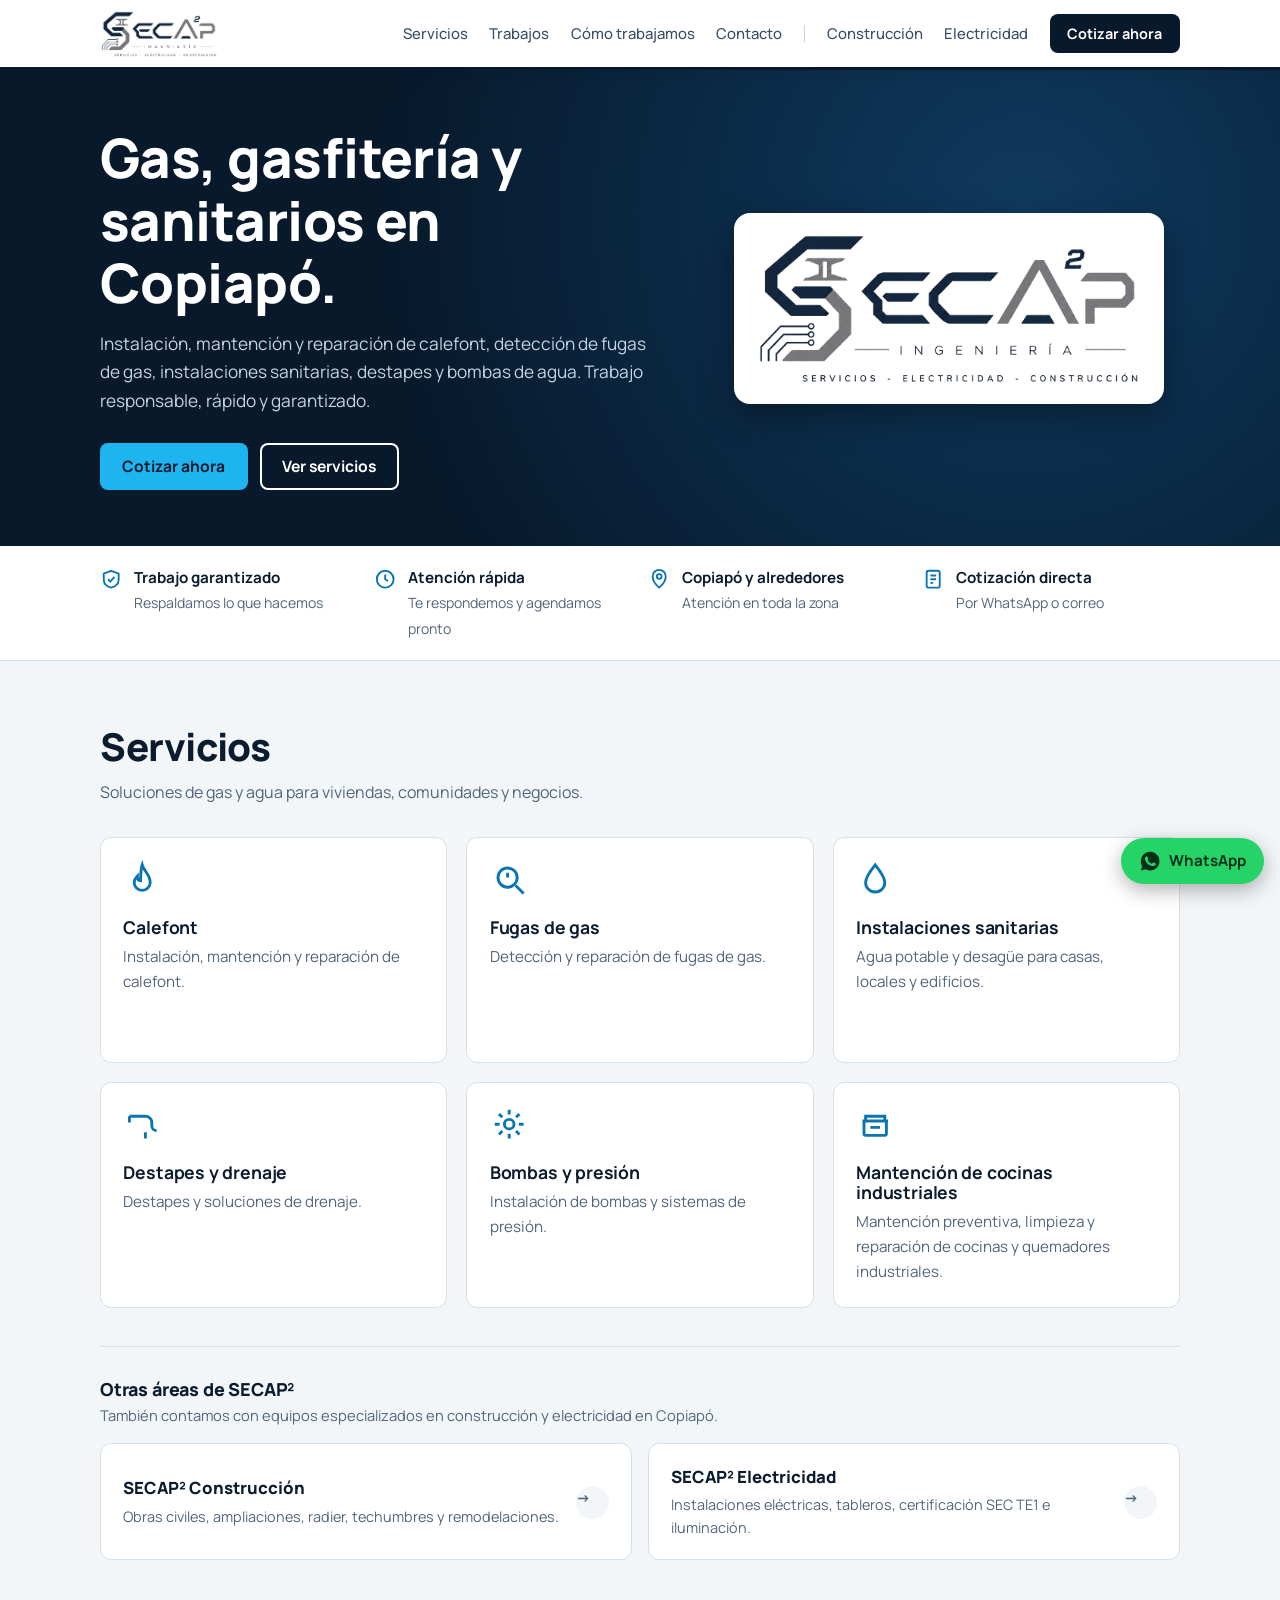
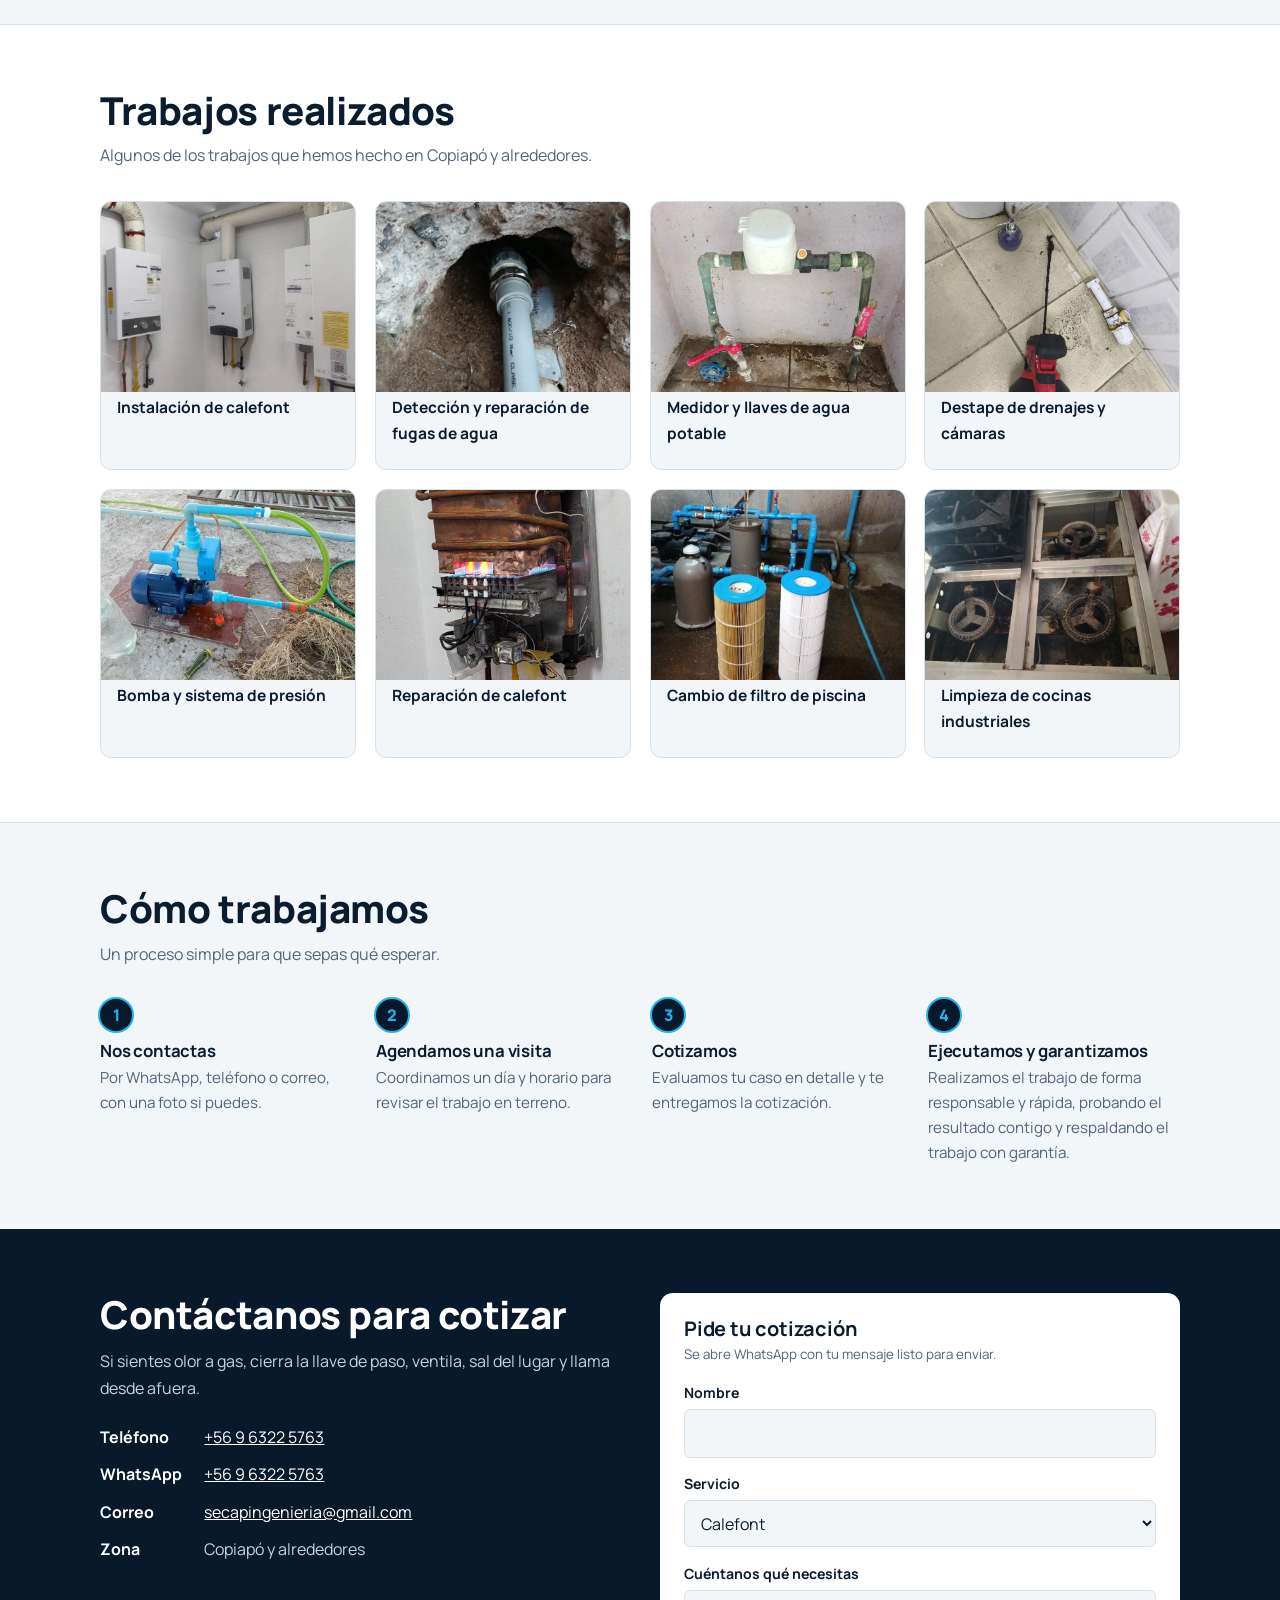
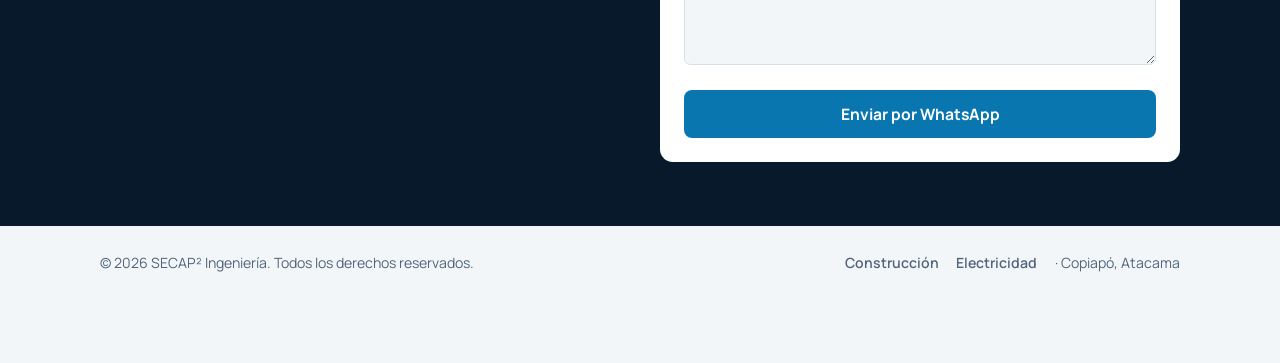
<file: index.html>
<!DOCTYPE html>
<html lang="es">
<head>
<meta charset="utf-8">
<meta name="viewport" content="width=device-width, initial-scale=1, viewport-fit=cover">
<title>SECAP² Ingeniería · Gas, gasfitería y sanitarios en Copiapó</title>
<meta name="description" content="SECAP² Ingeniería en Copiapó: gasfitería, calefont, fugas de gas, instalaciones sanitarias, construcción y electricidad. Cotiza por WhatsApp.">
<meta name="theme-color" content="#07192b">
<link rel="icon" href="assets/favicon.png" type="image/png">
<link rel="apple-touch-icon" href="assets/favicon.png">
<script type="application/ld+json">{"@context":"https://schema.org","@type":"HomeAndConstructionBusiness","name":"SECAP² Ingeniería","telephone":"+56963225763","email":"secapingenieria@gmail.com","areaServed":{"@type":"City","name":"Copiapó"},"address":{"@type":"PostalAddress","addressLocality":"Copiapó","addressRegion":"Atacama","addressCountry":"CL"}}</script>
<link rel="stylesheet" href="https://fonts.googleapis.com/css2?family=Manrope:wght@400;500;700;800&display=swap">
<link rel="stylesheet" href="css/styles.css">
</head>
<body>

<header class="top">
 <div class="wrap bar">
  <a class="logo" href="#inicio" data-page-link="gas" aria-label="SECAP² Ingeniería, inicio">
   <img src="assets/img/logo-secap.png" alt="SECAP² Ingeniería · Servicios, Electricidad, Construcción" width="1035" height="420">
  </a>
  <div class="mob-areas" aria-label="Áreas">
   <button type="button" id="mob-slot-1" class="active" data-page-link="gas">Gasfitería</button>
   <button type="button" id="mob-slot-2" data-page-link="construccion">Construcción</button>
   <button type="button" id="mob-slot-3" data-page-link="electricidad">Electricidad</button>
  </div>
  <nav>
   <a href="#servicios" class="sec-anchor">Servicios</a>
   <a href="#trabajos" class="sec-anchor">Trabajos</a>
   <a href="#proceso" class="sec-anchor">Cómo trabajamos</a>
   <a href="#contacto" class="sec-anchor">Contacto</a>
   <span class="nav-sep" aria-hidden="true"></span>
   <a href="#construccion" id="nav-alt-1" data-page-link="construccion">Construcción</a>
   <a href="#electricidad" id="nav-alt-2" data-page-link="electricidad">Electricidad</a>
   <a class="btn btn-call" href="tel:+56963225763">Llamar ahora</a>
   <a class="btn btn-quote sec-anchor" href="#contacto">Cotizar ahora</a>
  </nav>
 </div>
</header>

<main id="inicio">
<!-- ============================================================ -->
<!-- PÁGINA PRINCIPAL: GAS, GASFITERÍA Y SANITARIOS               -->
<!-- ============================================================ -->
<div id="page-gas" class="page-section active">
 <div class="hero"><div class="wrap">
  <div>
   <h1>Gas, gasfitería y sanitarios en Copiapó.</h1>
   <p>Instalación, mantención y reparación de calefont, detección de fugas de gas, instalaciones sanitarias, destapes y bombas de agua. Trabajo responsable, rápido y garantizado.</p>
   <div class="hero-cta">
   <a class="btn local-scroll" href="#gas-contacto">Cotizar ahora</a>
   <a class="btn line local-scroll" href="#gas-servicios">Ver servicios</a>
  </div>
  </div>
  <div class="lockup"><img src="assets/img/logo-secap.png" alt="Logo de SECAP² Ingeniería" width="1035" height="420"></div>
 </div></div>

 <div class="trust"><div class="wrap"><ul>
  <li><svg viewBox="0 0 24 24" fill="none" stroke="currentColor" stroke-width="2" aria-hidden="true"><path d="M12 3l8 3v6c0 5-3.500 8-8 9-4.500-1-8-4-8-9V6z"/><path d="M8.500 12l2.500 2.500 4.500-5"/></svg><div><b>Trabajo garantizado</b><span>Respaldamos lo que hacemos</span></div></li>
  <li><svg viewBox="0 0 24 24" fill="none" stroke="currentColor" stroke-width="2" aria-hidden="true"><circle cx="12" cy="12" r="9"/><path d="M12 7v5l3 2"/></svg><div><b>Atención rápida</b><span>Te respondemos y agendamos pronto</span></div></li>
  <li><svg viewBox="0 0 24 24" fill="none" stroke="currentColor" stroke-width="2" aria-hidden="true"><path d="M12 21s7-6 7-12a7 7 0 0 0-14 0c0 6 7 12 7 12z"/><circle cx="12" cy="9" r="2.500"/></svg><div><b>Copiapó y alrededores</b><span>Atención en toda la zona</span></div></li>
  <li><svg viewBox="0 0 24 24" fill="none" stroke="currentColor" stroke-width="2" aria-hidden="true"><rect x="5" y="3" width="14" height="18" rx="2"/><path d="M9 8h6M9 12h6M9 16h3"/></svg><div><b>Cotización directa</b><span>Por WhatsApp o correo</span></div></li>
 </ul></div></div>

 <section id="gas-servicios" data-block="servicios"><div class="wrap">
  <div class="head"><h2>Servicios</h2><p>Soluciones de gas y agua para viviendas, comunidades y negocios.</p></div>
  <div class="grid grid-6">
   <div class="card"><svg viewBox="0 0 24 24" fill="none" stroke="currentColor" stroke-width="1.8" aria-hidden="true"><path d="M12 3c1 4 5 6 5 11a5 5 0 0 1-10 0c0-2 1-3 2-4 0 2 1 3 2 3 0-4 0-7 1-10z"/></svg><h3>Calefont</h3><p>Instalación, mantención y reparación de calefont.</p></div>
   <div class="card"><svg viewBox="0 0 24 24" fill="none" stroke="currentColor" stroke-width="1.8" aria-hidden="true"><circle cx="11" cy="11" r="6"/><path d="M16 16l5 5M11 8v3"/></svg><h3>Fugas de gas</h3><p>Detección y reparación de fugas de gas.</p></div>
   <div class="card"><svg viewBox="0 0 24 24" fill="none" stroke="currentColor" stroke-width="1.8" aria-hidden="true"><path d="M12 3c4 5 6 8 6 11a6 6 0 0 1-12 0c0-3 2-6 6-11z"/></svg><h3>Instalaciones sanitarias</h3><p>Agua potable y desagüe para casas, locales y edificios.</p></div>
   <div class="card"><svg viewBox="0 0 24 24" fill="none" stroke="currentColor" stroke-width="1.8" aria-hidden="true"><path d="M4 7h10a4 4 0 0 1 4 4v2a3 3 0 0 0 3 3M4 7v4M14 17v4"/></svg><h3>Destapes y drenaje</h3><p>Destapes y soluciones de drenaje.</p></div>
   <div class="card"><svg viewBox="0 0 24 24" fill="none" stroke="currentColor" stroke-width="1.8" aria-hidden="true"><circle cx="12" cy="12" r="3"/><path d="M12 3v3M12 18v3M3 12h3M18 12h3M5.600 5.600l2.100 2.100M16.300 16.300l2.100 2.100M18.400 5.600l-2.100 2.100M7.700 16.300l-2.100 2.100"/></svg><h3>Bombas y presión</h3><p>Instalación de bombas y sistemas de presión.</p></div>
   <div class="card"><svg viewBox="0 0 24 24" fill="none" stroke="currentColor" stroke-width="1.8" aria-hidden="true"><path d="M4 10h16M6 10V7h12v3M5 10v8a1 1 0 0 0 1 1h12a1 1 0 0 0 1-1v-8M9 14h6"/></svg><h3>Mantención de cocinas industriales</h3><p>Mantención preventiva, limpieza y reparación de cocinas y quemadores industriales.</p></div>
  </div>

  <!-- Acceso integrado y limpio a Construcción y Electricidad -->
  <div class="more-areas">
   <div class="more-areas-head">
    <h3>Otras áreas de SECAP²</h3>
    <p>También contamos con equipos especializados en construcción y electricidad en Copiapó.</p>
   </div>
   <div class="area-links-grid">
    <button type="button" class="area-link-card" data-page-link="construccion">
     <div>
      <strong>SECAP² Construcción</strong>
      <span>Obras civiles, ampliaciones, radier, techumbres y remodelaciones.</span>
     </div>
     <span class="area-link-arrow" aria-hidden="true">&rarr;</span>
    </button>
    <button type="button" class="area-link-card" data-page-link="electricidad">
     <div>
      <strong>SECAP² Electricidad</strong>
      <span>Instalaciones eléctricas, tableros, certificación SEC TE1 e iluminación.</span>
     </div>
     <span class="area-link-arrow" aria-hidden="true">&rarr;</span>
    </button>
   </div>
  </div>
 </div></section>

 <section class="alt" id="gas-trabajos" data-block="trabajos"><div class="wrap">
  <div class="head"><h2>Trabajos realizados</h2><p>Algunos de los trabajos que hemos hecho en Copiapó y alrededores.</p></div>
  <div class="works">
   <figure class="work"><img src="assets/img/trabajos/calefont-instalacion.jpg" alt="Tres calefont instalados en la pared de una vivienda" width="720" height="540" loading="lazy"><figcaption>Instalación de calefont</figcaption></figure>
   <figure class="work"><img src="assets/img/trabajos/canieria-agua-excavacion.webp" alt="Reparación de cañería de agua con unión metálica en una excavación bajo losa" width="900" height="1200" loading="lazy" style="object-position:center 55%"><figcaption>Detección y reparación de fugas de agua</figcaption></figure>
   <figure class="work"><img src="assets/img/trabajos/instalacion-medidor-llaves.webp" alt="Medidor de agua potable con llaves de paso y grifo instalados en una caseta" width="900" height="1200" loading="lazy" style="object-position:center 40%"><figcaption>Medidor y llaves de agua potable</figcaption></figure>
   <figure class="work"><img src="assets/img/trabajos/destape-drenaje.webp" alt="Máquina destapadora de cañerías y residuos extraídos del drenaje de un baño" width="900" height="1200" loading="lazy" style="object-position:center 60%"><figcaption>Destape de drenajes y cámaras</figcaption></figure>
   <figure class="work"><img src="assets/img/trabajos/bomba-agua-presion.jpg" alt="Bomba de agua azul instalada con sus cañerías" width="720" height="540" loading="lazy"><figcaption>Bomba y sistema de presión</figcaption></figure>
   <figure class="work"><img src="assets/img/trabajos/calefont-reparacion.jpg" alt="Calefont abierto durante una reparación" width="720" height="540" loading="lazy"><figcaption>Reparación de calefont</figcaption></figure>
  <figure class="work"><img src="assets/img/trabajos/filtro-piscina.jpg" alt="Dos cartuchos de filtro de piscina, uno usado y uno nuevo, junto a bombas y cañerías" width="720" height="540" loading="lazy"><figcaption>Cambio de filtro de piscina</figcaption></figure>
  <figure class="work"><img src="assets/img/trabajos/limpieza-cocina-industrial.jpg" alt="Quemadores de una cocina industrial desarmada para limpieza" width="720" height="540" loading="lazy"><figcaption>Limpieza de cocinas industriales</figcaption></figure>
  </div>
 </div></section>

 <section id="gas-proceso" data-block="proceso"><div class="wrap">
  <div class="head"><h2>Cómo trabajamos</h2><p>Un proceso simple para que sepas qué esperar.</p></div>
  <ol class="steps">
   <li><h3>Nos contactas</h3><p>Por WhatsApp, teléfono o correo, con una foto si puedes.</p></li>
   <li><h3>Agendamos una visita</h3><p>Coordinamos un día y horario para revisar el trabajo en terreno.</p></li>
   <li><h3>Cotizamos</h3><p>Evaluamos tu caso en detalle y te entregamos la cotización.</p></li>
   <li><h3>Ejecutamos y garantizamos</h3><p>Realizamos el trabajo de forma responsable y rápida, probando el resultado contigo y respaldando el trabajo con garantía.</p></li>
  </ol>
 </div></section>

 <section class="contact" id="gas-contacto" data-block="contacto"><div class="wrap">
  <div>
   <h2>Contáctanos para cotizar</h2>
   <p>Si sientes olor a gas, cierra la llave de paso, ventila, sal del lugar y llama desde afuera.</p>
   <dl>
    <dt>Teléfono</dt><dd><a href="tel:+56963225763">+56 9 6322 5763</a></dd>
    <dt>WhatsApp</dt><dd><a href="https://wa.me/56963225763">+56 9 6322 5763</a></dd>
    <dt>Correo</dt><dd><a href="mailto:secapingenieria@gmail.com">secapingenieria@gmail.com</a></dd>
    <dt>Zona</dt><dd>Copiapó y alrededores</dd>
   </dl>
  </div>
  <div class="quote">
   <h3>Pide tu cotización</h3>
   <small>Se abre WhatsApp con tu mensaje listo para enviar.</small>
   <label for="n">Nombre</label><input id="n" autocomplete="name">
   <label for="s">Servicio</label>
   <select id="s"><option>Calefont</option><option>Fuga de gas</option><option>Instalación sanitaria</option><option>Destape o drenaje</option><option>Bomba o sistema de presión</option><option>Mantención de cocina industrial</option><option>Otro</option></select>
   <label for="m">Cuéntanos qué necesitas</label><textarea id="m"></textarea>
   <button class="btn" id="send" type="button">Enviar por WhatsApp</button>
  </div>
 </div></section>
</div>

<!-- ============================================================ -->
<!-- PÁGINA 2: CONSTRUCCIÓN                                       -->
<!-- ============================================================ -->
<div id="page-construccion" class="page-section">
 <div class="hero"><div class="wrap">
  <div>
   <button type="button" class="back-pill" data-page-link="gas">&larr; Volver a Gas y Sanitarios</button>
   <h1>Construcción, obras civiles y remodelaciones en Copiapó.</h1>
   <p>Ampliaciones, radier, albañilería, tabiquería, techumbres y terminaciones para viviendas, locales comerciales y empresas. Ejecución seria y garantizada.</p>
   <div class="hero-cta">
   <a class="btn local-scroll" href="#const-contacto">Cotizar obra</a>
   <a class="btn line local-scroll" href="#const-servicios">Ver servicios</a>
  </div>
  </div>
  <div class="lockup"><img src="assets/img/logo-secap.png" alt="Logo de SECAP² Construcción" width="1035" height="420"></div>
 </div></div>

 <div class="trust"><div class="wrap"><ul>
  <li><svg viewBox="0 0 24 24" fill="none" stroke="currentColor" stroke-width="2" aria-hidden="true"><path d="M12 3l8 3v6c0 5-3.500 8-8 9-4.500-1-8-4-8-9V6z"/><path d="M8.500 12l2.500 2.500 4.500-5"/></svg><div><b>Obra garantizada</b><span>Cumplimiento técnico y respaldo</span></div></li>
  <li><svg viewBox="0 0 24 24" fill="none" stroke="currentColor" stroke-width="2" aria-hidden="true"><circle cx="12" cy="12" r="9"/><path d="M12 7v5l3 2"/></svg><div><b>Plazos claros</b><span>Planificación ordenada en terreno</span></div></li>
  <li><svg viewBox="0 0 24 24" fill="none" stroke="currentColor" stroke-width="2" aria-hidden="true"><path d="M12 21s7-6 7-12a7 7 0 0 0-14 0c0 6 7 12 7 12z"/><circle cx="12" cy="9" r="2.500"/></svg><div><b>Copiapó y alrededores</b><span>Visitas de evaluación en la zona</span></div></li>
  <li><svg viewBox="0 0 24 24" fill="none" stroke="currentColor" stroke-width="2" aria-hidden="true"><rect x="5" y="3" width="14" height="18" rx="2"/><path d="M9 8h6M9 12h6M9 16h3"/></svg><div><b>Presupuesto detallado</b><span>Por WhatsApp o correo</span></div></li>
 </ul></div></div>

 <section id="const-servicios" data-block="servicios"><div class="wrap">
  <div class="head"><h2>Servicios de Construcción</h2><p>Soluciones constructivas para viviendas, comercios y proyectos industriales.</p></div>
  <div class="grid">
   <div class="card"><svg viewBox="0 0 24 24" fill="none" stroke="currentColor" stroke-width="1.8" aria-hidden="true"><path d="M3 21h18M4 21V10l8-6 8 6v11M9 21v-6h6v6"/></svg><h3>Ampliaciones y obras civiles</h3><p>Construcción de ampliaciones, segundos pisos, cierres perimetrales y estructuras.</p></div>
   <div class="card"><svg viewBox="0 0 24 24" fill="none" stroke="currentColor" stroke-width="1.8" aria-hidden="true"><path d="M2 18h20M4 14h16M6 10h12M8 6h8"/></svg><h3>Radier y albañilería</h3><p>Hormigón armado, radieres nivelados, muros de bloques, estucos y fundaciones.</p></div>
   <div class="card"><svg viewBox="0 0 24 24" fill="none" stroke="currentColor" stroke-width="1.8" aria-hidden="true"><rect x="3" y="4" width="18" height="16" rx="2"/><path d="M3 10h18M9 10v10M15 4v6"/></svg><h3>Remodelación y tabiquería</h3><p>Tabiques en Metalcon o madera, cielos rasos, aislamiento y redistribución interior.</p></div>
   <div class="card"><svg viewBox="0 0 24 24" fill="none" stroke="currentColor" stroke-width="1.8" aria-hidden="true"><path d="M2 12l10-8 10 8M5 10v10h14V10"/></svg><h3>Techumbres y hojalatería</h3><p>Instalación y reparación de techos, canaletas, bajadas de agua e impermeabilización.</p></div>
   <div class="card"><svg viewBox="0 0 24 24" fill="none" stroke="currentColor" stroke-width="1.8" aria-hidden="true"><path d="M14.7 6.3a1 1 0 0 0 0 1.4l1.6 1.6a1 1 0 0 0 1.4 0l3.77-3.77a6 6 0 0 1-7.94 7.94l-6.91 6.91a2.12 2.12 0 0 1-3-3l6.91-6.91a6 6 0 0 1 7.94-7.94l-3.76 3.76z"/></svg><h3>Terminaciones y mantención</h3><p>Cerámicas, porcelanatos, pintura interior/exterior, puertas, ventanas y arreglos generales.</p></div>
  </div>

  <div class="more-areas">
   <div class="more-areas-head">
    <h3>Otras áreas de SECAP²</h3>
    <p>Cambia de especialidad cuando lo necesites.</p>
   </div>
   <div class="area-links-grid">
    <button type="button" class="area-link-card" data-page-link="gas">
     <div>
      <strong>SECAP² Gasfitería y Sanitarios</strong>
      <span>Calefont, fugas de gas, redes sanitarias, destapes y bombas de agua.</span>
     </div>
     <span class="area-link-arrow" aria-hidden="true">&rarr;</span>
    </button>
    <button type="button" class="area-link-card" data-page-link="electricidad">
     <div>
      <strong>SECAP² Electricidad</strong>
      <span>Instalaciones eléctricas, tableros, certificación SEC TE1 e iluminación.</span>
     </div>
     <span class="area-link-arrow" aria-hidden="true">&rarr;</span>
    </button>
   </div>
  </div>
 </div></section>

 <section class="alt" id="const-trabajos" data-block="trabajos"><div class="wrap">
  <div class="head"><h2>Trabajos de construcción</h2><p>Proyectos y remodelaciones ejecutados en Copiapó y alrededores.</p></div>
  <div class="works">
   <figure class="work"><img src="assets/img/trabajos/radier-hormigonado.jpg" alt="Maestro nivelando hormigón sobre la enfierradura de un radier" width="720" height="540" loading="lazy"><figcaption>Radier con enfierradura</figcaption></figure>
   <figure class="work"><img src="assets/img/trabajos/radier-malla.jpg" alt="Preparación de un radier con malla sobre el terreno" width="720" height="540" loading="lazy"><figcaption>Radier con malla</figcaption></figure>
   <figure class="work"><img src="assets/img/trabajos/obra-vivienda-fachada.jpg" alt="Vivienda de estructura de madera en construcción con el segundo piso a la vista" width="1200" height="900" loading="lazy"><figcaption>Vivienda en construcción</figcaption></figure>
   <figure class="work"><img src="assets/img/trabajos/obra-vivienda-frontal.jpg" alt="Frente de una vivienda en construcción con cierre perimetral y reja" width="1200" height="900" loading="lazy"><figcaption>Cierre perimetral y fachada</figcaption></figure>
   <figure class="work"><img src="assets/img/trabajos/obra-metalcon-cielo.jpg" alt="Interior de una obra con estructura metálica de cielo y tabiques" width="1200" height="900" loading="lazy"><figcaption>Estructura de cielo y tabiquería</figcaption></figure>
   <figure class="work"><img src="assets/img/trabajos/obra-tabiqueria-interior.jpg" alt="Recinto interior con tabiques y perfiles metálicos listos para instalar" width="1200" height="900" loading="lazy"><figcaption>Tabiquería interior</figcaption></figure>
   <figure class="work"><img src="assets/img/trabajos/obra-planchas-yeso.jpg" alt="Sala con planchas de yeso cartón instaladas en muros y cielo" width="1200" height="900" loading="lazy"><figcaption>Instalación de yeso cartón</figcaption></figure>
   <figure class="work"><img src="assets/img/trabajos/obra-patio-malla.jpg" alt="Patio de obra con malla de enfierradura sobre el terreno y muro de bloques" width="900" height="1200" loading="lazy"><figcaption>Preparación de radier en patio</figcaption></figure>
  </div>
 </div></section>

 <section id="const-proceso" data-block="proceso"><div class="wrap">
  <div class="head"><h2>Cómo trabajamos</h2><p>Un proceso claro desde la visita hasta la entrega.</p></div>
  <ol class="steps">
   <li><h3>Nos contactas</h3><p>Por WhatsApp, teléfono o correo, con una foto si puedes.</p></li>
   <li><h3>Agendamos una visita</h3><p>Coordinamos un día y horario para revisar el trabajo en terreno.</p></li>
   <li><h3>Cotizamos</h3><p>Evaluamos tu caso en detalle y te entregamos la cotización.</p></li>
   <li><h3>Ejecutamos y garantizamos</h3><p>Realizamos el trabajo de forma responsable y rápida, probando el resultado contigo y respaldando el trabajo con garantía.</p></li>
  </ol>
 </div></section>

 <section class="contact" id="const-contacto" data-block="contacto"><div class="wrap">
  <div>
   <h2>Contáctanos para cotizar tu obra</h2>
   <p>Cuéntanos qué proyecto de construcción o remodelación necesitas realizar en Copiapó.</p>
   <dl>
    <dt>Teléfono</dt><dd><a href="tel:+56963225763">+56 9 6322 5763</a></dd>
    <dt>WhatsApp</dt><dd><a href="https://wa.me/56963225763">+56 9 6322 5763</a></dd>
    <dt>Correo</dt><dd><a href="mailto:secapingenieria@gmail.com">secapingenieria@gmail.com</a></dd>
    <dt>Zona</dt><dd>Copiapó y alrededores</dd>
   </dl>
  </div>
  <div class="quote">
   <h3>Pide tu cotización · Construcción</h3>
   <small>Se abre WhatsApp con tu mensaje listo para enviar.</small>
   <label for="cn">Nombre</label><input id="cn" autocomplete="name">
   <label for="cs">Servicio</label>
   <select id="cs"><option>Ampliación / Obra civil</option><option>Radier / Albañilería</option><option>Remodelación / Tabiquería</option><option>Techumbre / Hojalatería</option><option>Terminaciones / Pintura / Cerámica</option><option>Otro</option></select>
   <label for="cm">Cuéntanos qué necesitas</label><textarea id="cm"></textarea>
   <button class="btn" id="send-const" type="button">Enviar por WhatsApp</button>
  </div>
 </div></section>
</div>

<!-- ============================================================ -->
<!-- PÁGINA 3: ELECTRICIDAD                                       -->
<!-- ============================================================ -->
<div id="page-electricidad" class="page-section">
 <div class="hero"><div class="wrap">
  <div>
   <button type="button" class="back-pill" data-page-link="gas">&larr; Volver a Gas y Sanitarios</button>
   <h1>Instalaciones eléctricas y certificación SEC en Copiapó.</h1>
   <p>Proyectos eléctricos domiciliarios e industriales, tableros eléctricos, trámites SEC TE1, iluminación LED, puesta a tierra y reparación de fallas. Trabajo seguro y normado.</p>
   <div class="hero-cta">
   <a class="btn local-scroll" href="#elec-contacto">Cotizar ahora</a>
   <a class="btn line local-scroll" href="#elec-servicios">Ver servicios</a>
  </div>
  </div>
  <div class="lockup"><img src="assets/img/logo-secap.png" alt="Logo de SECAP² Electricidad" width="1035" height="420"></div>
 </div></div>

 <div class="trust"><div class="wrap"><ul>
  <li><svg viewBox="0 0 24 24" fill="none" stroke="currentColor" stroke-width="2" aria-hidden="true"><path d="M13 2L4 14h7l-1 8 9-12h-7l1-8z"/></svg><div><b>Normativa vigente</b><span>Instalaciones seguras bajo norma SEC</span></div></li>
  <li><svg viewBox="0 0 24 24" fill="none" stroke="currentColor" stroke-width="2" aria-hidden="true"><circle cx="12" cy="12" r="9"/><path d="M12 7v5l3 2"/></svg><div><b>Atención rápida</b><span>Diagnóstico y solución de fallas</span></div></li>
  <li><svg viewBox="0 0 24 24" fill="none" stroke="currentColor" stroke-width="2" aria-hidden="true"><path d="M12 21s7-6 7-12a7 7 0 0 0-14 0c0 6 7 12 7 12z"/><circle cx="12" cy="9" r="2.500"/></svg><div><b>Copiapó y alrededores</b><span>Atención residencial y comercial</span></div></li>
  <li><svg viewBox="0 0 24 24" fill="none" stroke="currentColor" stroke-width="2" aria-hidden="true"><rect x="5" y="3" width="14" height="18" rx="2"/><path d="M9 8h6M9 12h6M9 16h3"/></svg><div><b>Cotización directa</b><span>Por WhatsApp o correo</span></div></li>
 </ul></div></div>

 <section id="elec-servicios" data-block="servicios"><div class="wrap">
  <div class="head"><h2>Servicios de Electricidad</h2><p>Soluciones eléctricas seguras para viviendas, locales y empresas.</p></div>
  <div class="grid">
   <div class="card"><svg viewBox="0 0 24 24" fill="none" stroke="currentColor" stroke-width="1.8" aria-hidden="true"><path d="M13 2L4 14h7l-1 8 9-12h-7l1-8z"/></svg><h3>Instalaciones eléctricas</h3><p>Canalizaciones, cableado, circuitos dedicados, enchufes y aumentos de potencia.</p></div>
   <div class="card"><svg viewBox="0 0 24 24" fill="none" stroke="currentColor" stroke-width="1.8" aria-hidden="true"><rect x="4" y="3" width="16" height="18" rx="2"/><path d="M8 8h8M8 12h8M8 16h4"/></svg><h3>Tableros eléctricos</h3><p>Armado, normalización y actualización con protecciones diferenciales y automáticos.</p></div>
   <div class="card"><svg viewBox="0 0 24 24" fill="none" stroke="currentColor" stroke-width="1.8" aria-hidden="true"><path d="M9 12l2 2 4-4"/><rect x="4" y="3" width="16" height="18" rx="2"/></svg><h3>Certificación SEC TE1</h3><p>Regularización eléctrica, planos y tramitación de certificado TE1 ante la SEC.</p></div>
   <div class="card"><svg viewBox="0 0 24 24" fill="none" stroke="currentColor" stroke-width="1.8" aria-hidden="true"><circle cx="12" cy="12" r="4"/><path d="M12 2v2M12 20v2M4.93 4.93l1.41 1.41M17.66 17.66l1.41 1.41M2 12h2M20 12h2M4.93 19.07l1.41-1.41M17.66 6.34l1.41-1.41"/></svg><h3>Iluminación LED</h3><p>Iluminación interior, exterior, focos de seguridad, galpones y ahorro energético.</p></div>
   <div class="card"><svg viewBox="0 0 24 24" fill="none" stroke="currentColor" stroke-width="1.8" aria-hidden="true"><path d="M12 3v12M8 15h8M9 18h6M10 21h4"/></svg><h3>Fallas y puesta a tierra</h3><p>Detección de cortocircuitos, fugas a tierra, mallas a tierra y mantención preventiva.</p></div>
  </div>

  <div class="offer">
   <h3>Lo que hacemos en electricidad</h3>
   <ul class="check-list"><li>Instalaciones domiciliarias e industriales</li><li>Reparación de fallas</li><li>Extensiones eléctricas</li><li>Servicios eléctricos y mantenimientos</li><li>Regularización de instalaciones TE‑1</li><li>Regularización de cerco eléctrico TE‑3</li><li>Regularización de instalaciones F.V. TE‑4</li><li>Asesoría eléctrica</li><li>Cotizaciones</li></ul>
  </div>

  <div class="more-areas">
   <div class="more-areas-head">
    <h3>Otras áreas de SECAP²</h3>
    <p>Cambia de especialidad cuando lo necesites.</p>
   </div>
   <div class="area-links-grid">
    <button type="button" class="area-link-card" data-page-link="gas">
     <div>
      <strong>SECAP² Gasfitería y Sanitarios</strong>
      <span>Calefont, fugas de gas, redes sanitarias, destapes y bombas de agua.</span>
     </div>
     <span class="area-link-arrow" aria-hidden="true">&rarr;</span>
    </button>
    <button type="button" class="area-link-card" data-page-link="construccion">
     <div>
      <strong>SECAP² Construcción</strong>
      <span>Obras civiles, ampliaciones, radier, techumbres y remodelaciones.</span>
     </div>
     <span class="area-link-arrow" aria-hidden="true">&rarr;</span>
    </button>
   </div>
  </div>
 </div></section>

 <section class="alt" id="elec-trabajos" data-block="trabajos"><div class="wrap">
  <div class="head"><h2>Trabajos eléctricos realizados</h2><p>Algunas instalaciones y normalizaciones hechas en Copiapó y alrededores.</p></div>
  <div class="works">
   <figure class="work"><img src="assets/img/trabajos/elec-tablero-medicion.jpg" alt="Tablero eléctrico abierto con medición de corriente usando pinza amperimétrica" width="900" height="1200" loading="lazy"><figcaption>Medición en tablero eléctrico</figcaption></figure>
   <figure class="work"><img src="assets/img/trabajos/elec-tablero-pinza.jpg" alt="Técnico midiendo con pinza amperimétrica en un tablero eléctrico" width="900" height="1200" loading="lazy"><figcaption>Revisión y mantención de tablero</figcaption></figure>
   <figure class="work"><img src="assets/img/trabajos/elec-tablero-senalizado.jpg" alt="Tablero eléctrico señalizado con luces de fase y aviso de peligro" width="900" height="1200" loading="lazy"><figcaption>Tablero con señalética de seguridad</figcaption></figure>
   <figure class="work"><img src="assets/img/trabajos/elec-canalizacion-cielo.jpg" alt="Canalización eléctrica naranja instalada sobre estructura metálica de cielo" width="1200" height="900" loading="lazy"><figcaption>Canalización eléctrica en cielo</figcaption></figure>
   <figure class="work"><img src="assets/img/trabajos/elec-cajas-derivacion.jpg" alt="Cañerías naranjas y cajas de derivación bajo la techumbre" width="1200" height="900" loading="lazy"><figcaption>Cajas de derivación y ductos</figcaption></figure>
   <figure class="work"><img src="assets/img/trabajos/elec-ductos-pasillo.jpg" alt="Ductos eléctricos naranjas recorriendo el cielo de un pasillo en obra" width="1200" height="900" loading="lazy"><figcaption>Ductos eléctricos en obra</figcaption></figure>
   <figure class="work"><img src="assets/img/trabajos/elec-red-techumbre.jpg" alt="Red de ductos eléctricos con cajas bajo la techumbre metálica" width="1200" height="900" loading="lazy"><figcaption>Red eléctrica bajo techumbre</figcaption></figure>
   <figure class="work"><img src="assets/img/trabajos/elec-ductos-estructura.jpg" alt="Ductos eléctricos naranjas sobre estructura metálica de una vivienda" width="900" height="1200" loading="lazy"><figcaption>Ductos sobre estructura metálica</figcaption></figure>
   <figure class="work"><img src="assets/img/trabajos/elec-bajada-muro.jpg" alt="Bajada de ducto eléctrico por un tabique hasta la caja de pared" width="900" height="1200" loading="lazy"><figcaption>Bajadas eléctricas por tabique</figcaption></figure>
   <figure class="work"><img src="assets/img/trabajos/elec-ductos-ventana.jpg" alt="Canalización eléctrica en el cielo y bajada a caja en muro junto a una ventana" width="900" height="1200" loading="lazy"><figcaption>Canalización y cajas en muros</figcaption></figure>
   <figure class="work"><img src="assets/img/trabajos/elec-instalacion-interior.jpg" alt="Instalación eléctrica en el interior de una vivienda en construcción" width="900" height="1200" loading="lazy"><figcaption>Instalación eléctrica domiciliaria</figcaption></figure>
   <figure class="work"><img src="assets/img/trabajos/elec-caja-exterior.jpg" alt="Caja eléctrica exterior instalada en un muro de bloques" width="900" height="1200" loading="lazy"><figcaption>Caja eléctrica exterior</figcaption></figure>
  </div>
 </div></section>

 <section id="elec-proceso" data-block="proceso"><div class="wrap">
  <div class="head"><h2>Cómo trabajamos</h2><p>Un proceso seguro y transparente para cada instalación.</p></div>
  <ol class="steps">
   <li><h3>Nos contactas</h3><p>Por WhatsApp, teléfono o correo, con una foto si puedes.</p></li>
   <li><h3>Agendamos una visita</h3><p>Coordinamos un día y horario para revisar el trabajo en terreno.</p></li>
   <li><h3>Cotizamos</h3><p>Evaluamos tu caso en detalle y te entregamos la cotización.</p></li>
   <li><h3>Ejecutamos y garantizamos</h3><p>Realizamos el trabajo de forma responsable y rápida, probando el resultado contigo y respaldando el trabajo con garantía.</p></li>
  </ol>
 </div></section>

 <section class="contact" id="elec-contacto" data-block="contacto"><div class="wrap">
  <div>
   <h2>Contáctanos para cotizar</h2>
   <p>Si notas olor a quemado, chispazos o cortes frecuentes, baja el interruptor automático y llámanos.</p>
   <dl>
    <dt>Teléfono</dt><dd><a href="tel:+56938843355">+56 9 3884 3355</a></dd>
    <dt>WhatsApp</dt><dd><a href="https://wa.me/56938843355">+56 9 3884 3355</a></dd>
    <dt>Correo</dt><dd><a href="mailto:secapingenieria@gmail.com">secapingenieria@gmail.com</a></dd>
    <dt>Zona</dt><dd>Copiapó y alrededores</dd>
   </dl>
  </div>
  <div class="quote">
   <h3>Pide tu cotización · Electricidad</h3>
   <small>Se abre WhatsApp con tu mensaje listo para enviar.</small>
   <label for="en">Nombre</label><input id="en" autocomplete="name">
   <label for="es">Servicio</label>
   <select id="es"><option>Instalación eléctrica</option><option>Tablero eléctrico / Normalización</option><option>Certificación SEC TE1</option><option>Iluminación LED</option><option>Falla eléctrica / Puesta a tierra</option><option>Extensión eléctrica</option><option>Regularización TE-1 / TE-3 / TE-4</option><option>Asesoría eléctrica</option><option>Otro</option></select>
   <label for="em">Cuéntanos qué necesitas</label><textarea id="em"></textarea>
   <button class="btn" id="send-elec" type="button">Enviar por WhatsApp</button>
  </div>
 </div></section>
</div>
</main>

<footer>
 <div class="wrap">
  <span>© 2026 SECAP² Ingeniería. Todos los derechos reservados.</span>
  <div class="footer-links">
   <a href="#construccion" id="footer-alt-1" data-page-link="construccion">Construcción</a>
   <a href="#electricidad" id="footer-alt-2" data-page-link="electricidad">Electricidad</a>
   <span>· Copiapó, Atacama</span>
  </div>
 </div>
</footer>

<a class="fab" href="https://wa.me/56963225763?text=Hola%2C%20quiero%20cotizar." target="_blank" rel="noopener" aria-label="Escribir por WhatsApp"><svg viewBox="0 0 24 24" fill="currentColor" aria-hidden="true"><path d="M12 2a10 10 0 0 0-8.6 15.1L2 22l5-1.3A10 10 0 1 0 12 2zm5.200 14c-.2.6-1.300 1.200-1.800 1.200-.5.100-1 .200-3.300-.700-2.800-1.100-4.600-4-4.700-4.200-.1-.2-1.100-1.500-1.100-2.800s.700-2 1-2.300c.2-.3.500-.3.700-.3h.5c.2 0 .4 0 .6.500l.8 2c.1.200.1.300 0 .5l-.4.600c-.1.200-.3.300-.1.600.2.300.8 1.300 1.700 2.100 1.200 1 2.100 1.300 2.400 1.500.3.100.5.100.6-.1l.9-1.100c.2-.3.400-.2.600-.1l1.900.9c.3.100.5.200.5.300.1.200.1.800-.1 1.400z"/></svg>WhatsApp</a>

<dialog id="lightbox" class="lightbox" aria-label="Foto ampliada"><button class="lb-close" type="button" aria-label="Cerrar">&times;</button><img alt=""><p></p></dialog>

<script src="js/main.js"></script>
</body>
</html>
</file>
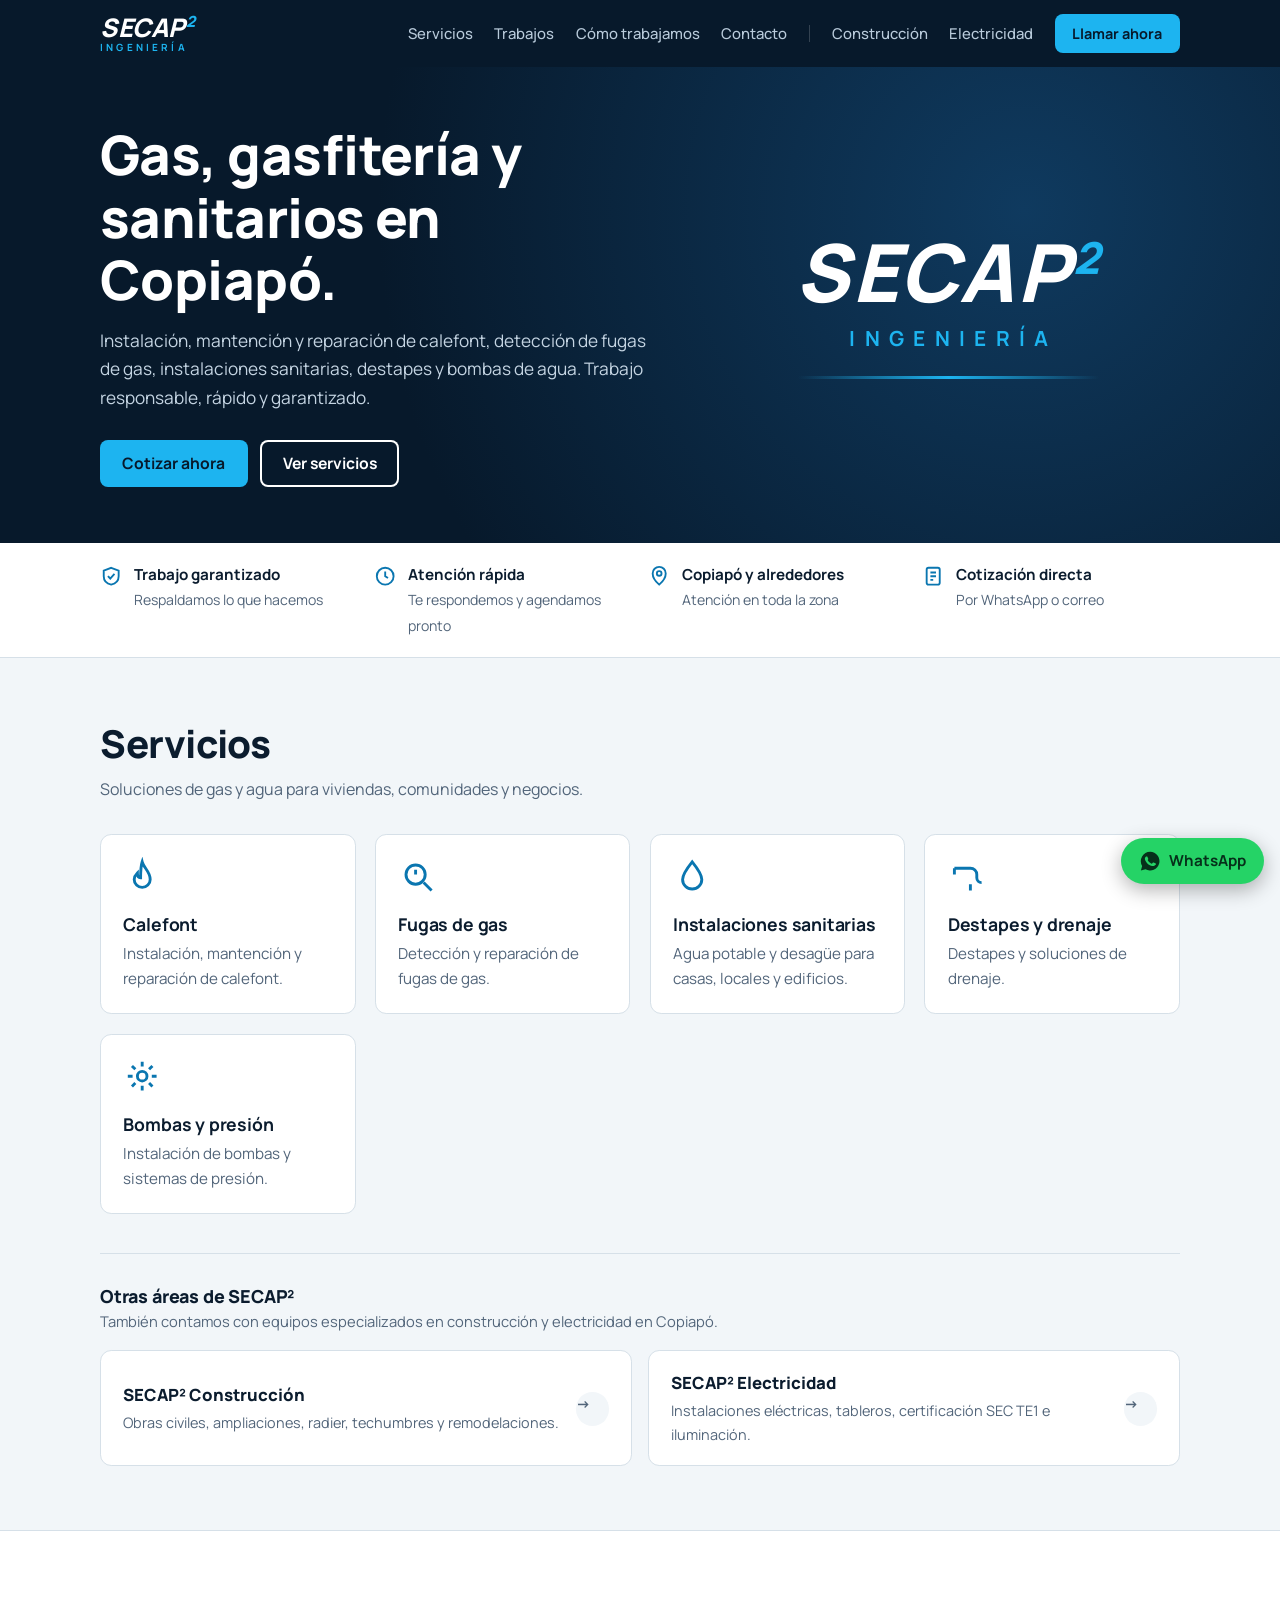
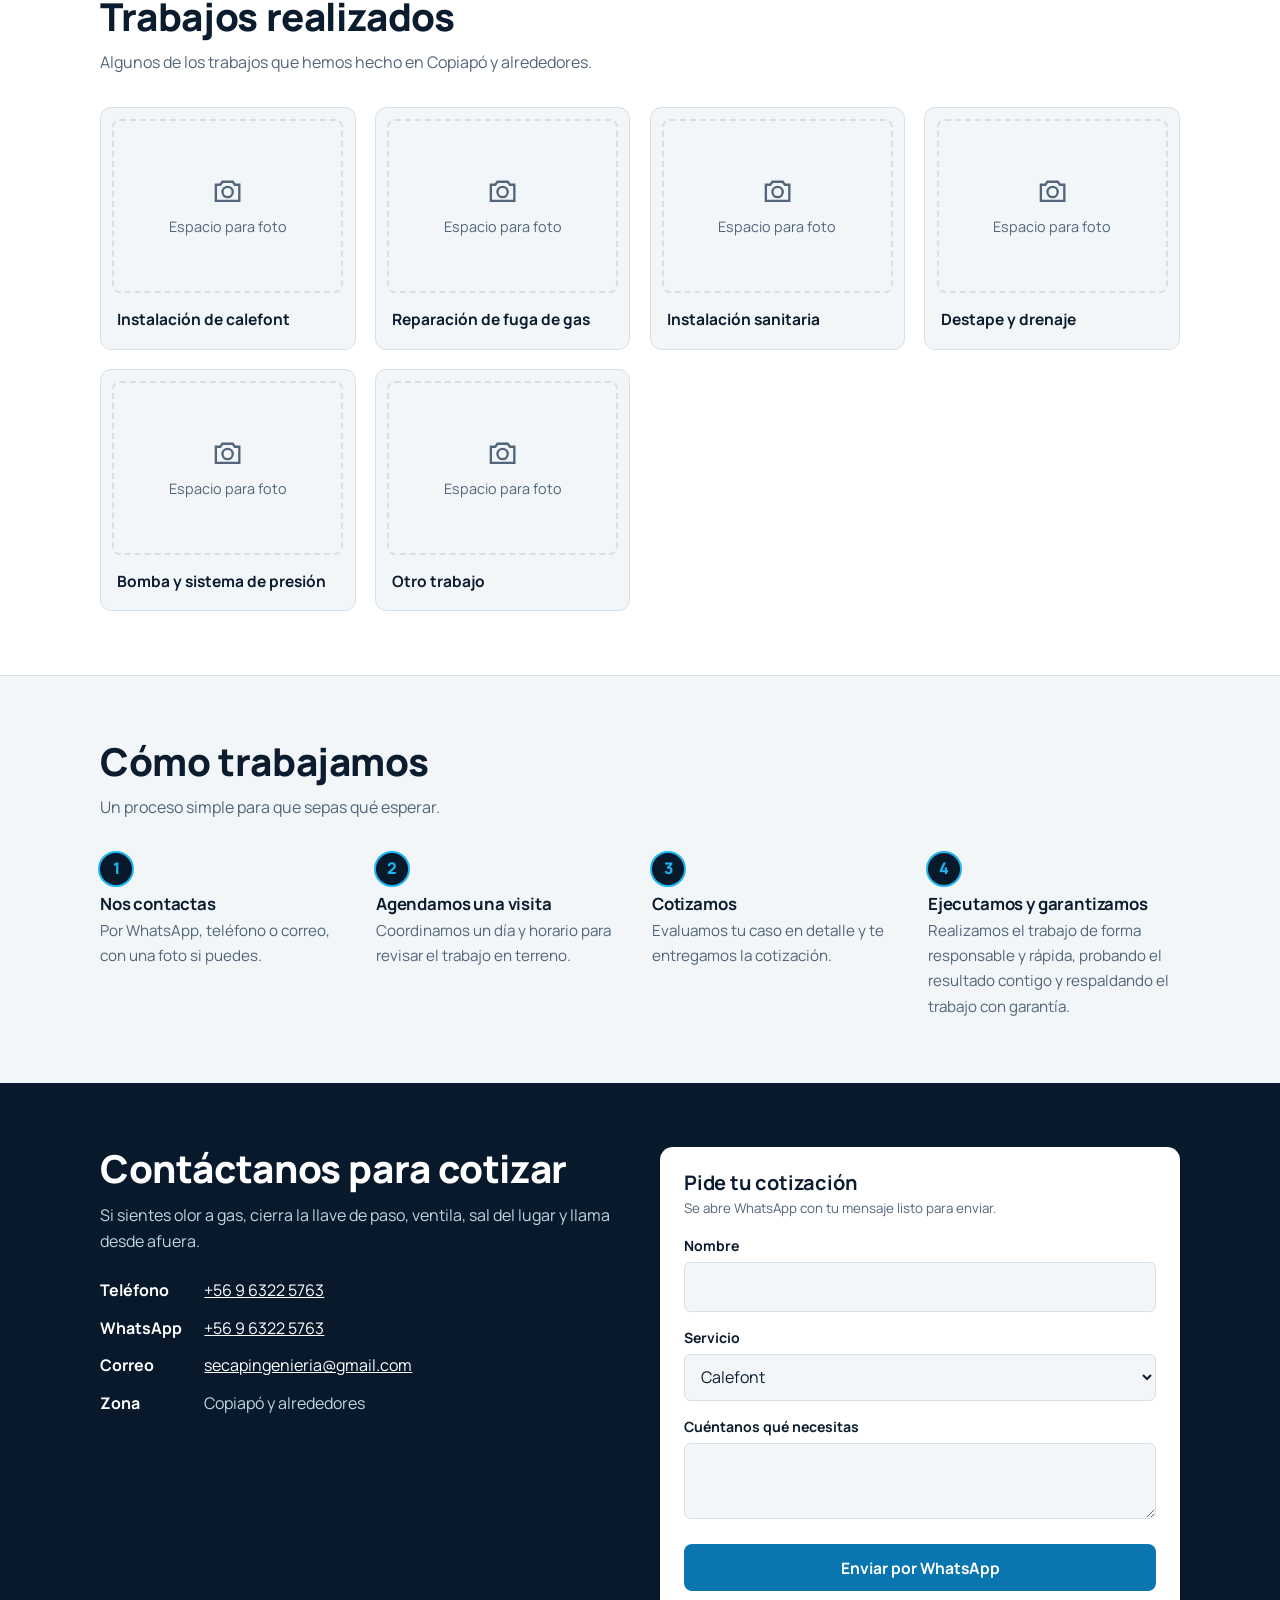
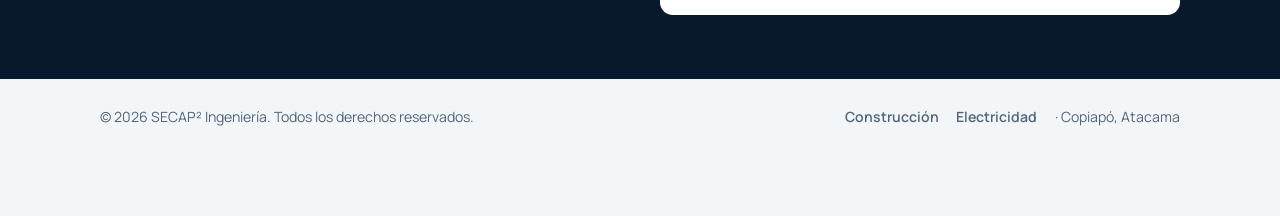
<file: sitio-web-final.html>
<!DOCTYPE html>
<html lang="es">
<head>
<meta charset="utf-8">
<meta name="viewport" content="width=device-width, initial-scale=1, viewport-fit=cover">
<title>SECAP² Ingeniería · Gas, gasfitería y sanitarios en Copiapó</title>
<meta name="description" content="SECAP² Ingeniería en Copiapó: gasfitería, calefont, fugas de gas, instalaciones sanitarias, construcción y electricidad. Cotiza por WhatsApp.">
<meta name="theme-color" content="#07192b">
<script type="application/ld+json">{"@context":"https://schema.org","@type":"HomeAndConstructionBusiness","name":"SECAP² Ingeniería","telephone":"+56963225763","email":"secapingenieria@gmail.com","areaServed":{"@type":"City","name":"Copiapó"},"address":{"@type":"PostalAddress","addressLocality":"Copiapó","addressRegion":"Atacama","addressCountry":"CL"}}</script>
<link rel="stylesheet" href="https://fonts.googleapis.com/css2?family=Manrope:wght@400;500;700;800&display=swap">
<style>
:root{--bg:#f2f6f9;--surface:#fff;--ink:#0b1c2e;--muted:#52657a;--btn:#0a76b0;--btn-ink:#fff;--cy:#1db4f0;--navy:#07192b;--line:#d6e0e8;
box-sizing:border-box;padding-top:env(safe-area-inset-top,0px);padding-bottom:env(safe-area-inset-bottom,0px)}
@media (prefers-color-scheme:dark){:root:not([data-theme="light"]){--bg:#0a1623;--surface:#112133;--ink:#e8f0f6;--muted:#9db0c2;--btn:#2bbcf3;--btn-ink:#06192a;--line:#233850}}
:root[data-theme="dark"]{--bg:#0a1623;--surface:#112133;--ink:#e8f0f6;--muted:#9db0c2;--btn:#2bbcf3;--btn-ink:#06192a;--line:#233850}
html{scroll-padding-top:calc(env(safe-area-inset-top,0px) + 4.5rem);scroll-behavior:smooth}
*{box-sizing:border-box}
body{margin:0;background:var(--bg);color:var(--ink);font:400 1rem/1.65 Manrope,system-ui,sans-serif}
body::before{content:"";position:fixed;inset:0 0 auto;height:env(safe-area-inset-top,0px);background:var(--navy);z-index:21}
h1,h2,h3{margin:0;line-height:1.15;letter-spacing:-.01em}
a{color:inherit}
:focus-visible{outline:3px solid var(--cy);outline-offset:3px}
.wrap{max-width:1120px;margin:0 auto;padding:0 1.25rem}

/* Barra superior original */
.top{position:sticky;top:0;z-index:20;background:var(--navy);color:#fff;padding-top:env(safe-area-inset-top,0px)}
.bar{display:flex;align-items:center;justify-content:space-between;gap:1rem;height:4.2rem}
.logo{display:flex;align-items:center;text-decoration:none;color:#fff;line-height:1}
.logo b{font-weight:800;font-style:italic;font-size:1.6rem;letter-spacing:.02em}
.logo b sup{color:var(--cy);font-size:.6em}
.logo small{display:block;font-size:.62rem;font-weight:700;letter-spacing:.32em;color:var(--cy);margin-top:.2rem}

nav{display:flex;align-items:center;gap:1.35rem}
nav a{text-decoration:none;color:#b9cbdb;font-weight:500;font-size:.93rem;transition:color .15s}
nav a:hover,nav a.active-link{color:#fff}
nav .nav-sep{width:1px;height:1.1rem;background:rgba(255,255,255,.18)}

/* Menú móvil compacto para otras áreas */
.mob-areas{display:none;gap:.45rem;align-items:center}
.mob-areas button{background:rgba(255,255,255,.08);border:1px solid rgba(255,255,255,.18);color:#fff;font:600 .78rem Manrope,sans-serif;padding:.35rem .6rem;border-radius:.4rem;cursor:pointer}
.mob-areas button.active{background:var(--cy);color:var(--navy);border-color:var(--cy)}

.btn{display:inline-block;background:var(--btn);color:var(--btn-ink);padding:.8rem 1.4rem;border-radius:.5rem;font:700 .98rem Manrope,sans-serif;text-decoration:none;border:0;cursor:pointer}
.top .btn,.hero .btn{background:var(--cy);color:var(--navy)}
.top .btn{padding:.62rem 1.1rem;font-size:.9rem}
.btn.line,.hero .btn.line{background:transparent;color:#fff;box-shadow:inset 0 0 0 2px #fff}

/* Vistas de página */
.page-section{display:none}
.page-section.active{display:block}

/* Hero original + Lockup solo letras */
.hero{background:radial-gradient(circle at 80% 30%,#0f3a5f 0,var(--navy) 60%);color:#fff;padding:3.5rem 0}
.hero .wrap{display:grid;grid-template-columns:1.25fr 1fr;gap:2.5rem;align-items:center}
.hero h1{font-size:clamp(2.1rem,5vw,3.4rem);font-weight:800}
.hero p{margin:1rem 0 1.7rem;max-width:50ch;color:#c4d4e2;font-size:1.08rem}
.hero .lockup{display:flex;flex-direction:column;align-items:center;justify-content:center;text-align:center;user-select:none;padding:1rem}
.hero .lockup-main{font-size:clamp(3.3rem,6.5vw,5rem);font-weight:800;font-style:italic;letter-spacing:.03em;line-height:1;color:#fff}
.hero .lockup-main sup{color:var(--cy);font-size:.55em;vertical-align:super;margin-left:2px}
.hero .lockup-sub{font-size:clamp(.95rem,1.8vw,1.3rem);font-weight:700;letter-spacing:.45em;color:var(--cy);margin-top:.55rem;padding-left:.45em;text-transform:uppercase}

.back-pill{display:inline-flex;align-items:center;gap:.45rem;background:rgba(29,180,240,.14);color:var(--cy);border:1px solid rgba(29,180,240,.35);padding:.35rem .85rem;border-radius:999px;font-size:.84rem;font-weight:700;text-decoration:none;margin-bottom:1.1rem;cursor:pointer}
.back-pill:hover{background:rgba(29,180,240,.24)}

.trust{background:var(--surface);border-bottom:1px solid var(--line)}
.trust ul{list-style:none;margin:0;padding:1.2rem 0;display:grid;grid-template-columns:repeat(auto-fit,minmax(200px,1fr));gap:1rem}
.trust li{display:flex;gap:.7rem;align-items:flex-start;font-size:.95rem}
.trust svg{flex:none;width:1.4rem;height:1.4rem;color:var(--btn);margin-top:.15rem}
.trust b{display:block}.trust span{color:var(--muted);font-size:.88rem}
section{padding:4rem 0}
.head{max-width:60ch;margin-bottom:2rem}
.head h2{font-size:clamp(1.7rem,4vw,2.4rem);font-weight:800}
.head p{margin:.6rem 0 0;color:var(--muted)}
.grid{display:grid;grid-template-columns:repeat(auto-fit,minmax(230px,1fr));gap:1.2rem}
.card{background:var(--surface);border:1px solid var(--line);border-radius:.7rem;padding:1.4rem}
.card svg{width:2.4rem;height:2.4rem;color:var(--btn);margin-bottom:.7rem}
.card h3{font-size:1.1rem;margin-bottom:.4rem}
.card p{margin:0;color:var(--muted);font-size:.95rem}

/* Bloque discreto de acceso a otras divisiones */
.more-areas{margin-top:2.4rem;padding-top:2rem;border-top:1px solid var(--line)}
.more-areas-head{margin-bottom:1rem}
.more-areas-head h3{font-size:1.12rem;font-weight:800}
.more-areas-head p{margin:.2rem 0 0;color:var(--muted);font-size:.92rem}
.area-links-grid{display:grid;grid-template-columns:repeat(auto-fit,minmax(280px,1fr));gap:1rem}
.area-link-card{display:flex;align-items:center;justify-content:space-between;gap:1rem;background:var(--surface);border:1px solid var(--line);border-radius:.7rem;padding:1.15rem 1.35rem;text-decoration:none;color:inherit;transition:border-color .18s,transform .18s;cursor:pointer;text-align:left;width:100%;font:inherit}
.area-link-card:hover{border-color:var(--btn);transform:translateY(-2px)}
.area-link-card strong{display:block;font-size:1.05rem;font-weight:800}
.area-link-card span{display:block;color:var(--muted);font-size:.9rem;margin-top:.15rem}
.area-link-arrow{flex:none;width:2.1rem;height:2.1rem;border-radius:50%;background:var(--bg);color:var(--btn);display:grid;place-items:center;font-weight:800}

.works{display:grid;grid-template-columns:repeat(auto-fit,minmax(250px,1fr));gap:1.2rem}
.work{margin:0;background:var(--bg);border:1px solid var(--line);border-radius:.7rem;overflow:hidden}
.work .ph{aspect-ratio:4/3;display:grid;place-content:center;justify-items:center;gap:.4rem;border:2px dashed var(--line);margin:.7rem;border-radius:.5rem;color:var(--muted);font-size:.9rem;text-align:center}
.work .ph svg{width:2.2rem;height:2.2rem}
.work img{display:block;width:100%;aspect-ratio:4/3;object-fit:cover}
.work figcaption{padding:.2rem 1rem 1rem;font-weight:700;font-size:.97rem}
.alt{background:var(--surface);border-block:1px solid var(--line)}
.steps{list-style:none;margin:0;padding:0;display:grid;grid-template-columns:repeat(auto-fit,minmax(220px,1fr));gap:1.5rem;counter-reset:s}
.steps li{counter-increment:s;position:relative;padding-top:2.6rem}
.steps li::before{content:counter(s);position:absolute;top:0;left:0;width:2rem;height:2rem;border-radius:50%;background:var(--navy);color:var(--cy);font-weight:800;display:grid;place-items:center;box-shadow:0 0 0 2px var(--cy)}
.steps h3{font-size:1.05rem;margin-bottom:.3rem}
.steps p{margin:0;color:var(--muted);font-size:.95rem}
.contact{background:var(--navy);color:#fff}
.contact .wrap{display:grid;grid-template-columns:1fr 1fr;gap:2.5rem;align-items:start}
.contact h2{font-size:clamp(1.7rem,4vw,2.4rem);font-weight:800}
.contact p{color:#c4d4e2;margin:.7rem 0 1.4rem}
.contact dl{display:grid;grid-template-columns:auto 1fr;gap:.7rem 1.4rem;margin:0}
.contact dt{font-weight:700}.contact dd{margin:0;color:#c4d4e2}
.contact dd a{color:#fff}
.quote{background:var(--surface);color:var(--ink);border-radius:.8rem;padding:1.5rem}
.quote h3{font-size:1.25rem}
.quote small{color:var(--muted)}
label{display:block;font-weight:700;font-size:.88rem;margin:.9rem 0 .3rem}
input,select,textarea{width:100%;font:inherit;color:var(--ink);background:var(--bg);border:1px solid var(--line);border-radius:.4rem;padding:.65rem .75rem}
textarea{min-height:4.5rem;resize:vertical}
.quote .btn{width:100%;margin-top:1.1rem}
footer{padding:1.6rem 0 2.4rem;color:var(--muted);font-size:.88rem}
footer .wrap{display:flex;justify-content:space-between;gap:1rem;flex-wrap:wrap}
.footer-links{display:flex;gap:1.1rem;flex-wrap:wrap}
.footer-links a{text-decoration:none;color:var(--muted);font-weight:600}
.footer-links a:hover{color:var(--ink)}

@media (max-width:920px){
  .hero .wrap,.contact .wrap{grid-template-columns:1fr}
  .hero .lockup{order:-1;padding:.5rem 0}
  nav a:not(.btn),nav .nav-sep{display:none}
  .mob-areas{display:flex}
}

/* Mejoras */
.hero{background:radial-gradient(circle at 80% 30%,#0f3a5f 0,var(--navy) 60%)}
.hero .lockup::after{content:"";display:block;width:70%;height:3px;margin-top:1.3rem;background:linear-gradient(90deg,transparent,var(--cy),transparent)}
.card{transition:transform .18s,border-color .18s}
.card:hover{transform:translateY(-3px);border-color:var(--btn)}
.fab{position:fixed;right:1rem;bottom:calc(1rem + env(safe-area-inset-bottom,0px));z-index:30;display:flex;align-items:center;gap:.5rem;background:#25d366;color:#06301a;font:700 .95rem Manrope,sans-serif;padding:.75rem 1.1rem;border-radius:999px;text-decoration:none;box-shadow:0 6px 20px rgba(0,0,0,.3)}
.fab svg{width:1.4rem;height:1.4rem}
.fab:hover{filter:brightness(1.06)}
footer{padding-bottom:5.5rem}
input[aria-invalid="true"]{border-color:#d9534f;box-shadow:0 0 0 2px rgba(217,83,79,.25)}
@media (prefers-reduced-motion:reduce){html{scroll-behavior:auto}*{transition:none!important}}
</style>
</head>
<body>

<header class="top">
 <div class="wrap bar">
  <a class="logo" href="#inicio" data-page-link="gas" aria-label="SECAP² Ingeniería, inicio">
   <span><b>SECAP<sup>2</sup></b><small id="logo-sub">INGENIERÍA</small></span>
  </a>
  <div class="mob-areas" aria-label="Áreas">
   <button type="button" id="mob-slot-1" class="active" data-page-link="gas">Gasfitería</button>
   <button type="button" id="mob-slot-2" data-page-link="construccion">Construcción</button>
   <button type="button" id="mob-slot-3" data-page-link="electricidad">Electricidad</button>
  </div>
  <nav>
   <a href="#servicios" class="sec-anchor">Servicios</a>
   <a href="#trabajos" class="sec-anchor">Trabajos</a>
   <a href="#proceso" class="sec-anchor">Cómo trabajamos</a>
   <a href="#contacto" class="sec-anchor">Contacto</a>
   <span class="nav-sep" aria-hidden="true"></span>
   <a href="#construccion" id="nav-alt-1" data-page-link="construccion">Construcción</a>
   <a href="#electricidad" id="nav-alt-2" data-page-link="electricidad">Electricidad</a>
   <a class="btn" href="tel:+56963225763">Llamar ahora</a>
  </nav>
 </div>
</header>

<main id="inicio">
<!-- ============================================================ -->
<!-- PÁGINA PRINCIPAL: GAS, GASFITERÍA Y SANITARIOS               -->
<!-- ============================================================ -->
<div id="page-gas" class="page-section active">
 <div class="hero"><div class="wrap">
  <div>
   <h1>Gas, gasfitería y sanitarios en Copiapó.</h1>
   <p>Instalación, mantención y reparación de calefont, detección de fugas de gas, instalaciones sanitarias, destapes y bombas de agua. Trabajo responsable, rápido y garantizado.</p>
   <a class="btn local-scroll" href="#gas-contacto">Cotizar ahora</a>
   <a class="btn line local-scroll" href="#gas-servicios" style="margin-left:.6rem">Ver servicios</a>
  </div>
  <div class="lockup" role="img" aria-label="Logo de SECAP² Ingeniería">
   <span class="lockup-main">SECAP<sup>2</sup></span>
   <span class="lockup-sub">INGENIERÍA</span>
  </div>
 </div></div>

 <div class="trust"><div class="wrap"><ul>
  <li><svg viewBox="0 0 24 24" fill="none" stroke="currentColor" stroke-width="2" aria-hidden="true"><path d="M12 3l8 3v6c0 5-3.500 8-8 9-4.500-1-8-4-8-9V6z"/><path d="M8.500 12l2.500 2.500 4.500-5"/></svg><div><b>Trabajo garantizado</b><span>Respaldamos lo que hacemos</span></div></li>
  <li><svg viewBox="0 0 24 24" fill="none" stroke="currentColor" stroke-width="2" aria-hidden="true"><circle cx="12" cy="12" r="9"/><path d="M12 7v5l3 2"/></svg><div><b>Atención rápida</b><span>Te respondemos y agendamos pronto</span></div></li>
  <li><svg viewBox="0 0 24 24" fill="none" stroke="currentColor" stroke-width="2" aria-hidden="true"><path d="M12 21s7-6 7-12a7 7 0 0 0-14 0c0 6 7 12 7 12z"/><circle cx="12" cy="9" r="2.500"/></svg><div><b>Copiapó y alrededores</b><span>Atención en toda la zona</span></div></li>
  <li><svg viewBox="0 0 24 24" fill="none" stroke="currentColor" stroke-width="2" aria-hidden="true"><rect x="5" y="3" width="14" height="18" rx="2"/><path d="M9 8h6M9 12h6M9 16h3"/></svg><div><b>Cotización directa</b><span>Por WhatsApp o correo</span></div></li>
 </ul></div></div>

 <section id="gas-servicios" data-block="servicios"><div class="wrap">
  <div class="head"><h2>Servicios</h2><p>Soluciones de gas y agua para viviendas, comunidades y negocios.</p></div>
  <div class="grid">
   <div class="card"><svg viewBox="0 0 24 24" fill="none" stroke="currentColor" stroke-width="1.8" aria-hidden="true"><path d="M12 3c1 4 5 6 5 11a5 5 0 0 1-10 0c0-2 1-3 2-4 0 2 1 3 2 3 0-4 0-7 1-10z"/></svg><h3>Calefont</h3><p>Instalación, mantención y reparación de calefont.</p></div>
   <div class="card"><svg viewBox="0 0 24 24" fill="none" stroke="currentColor" stroke-width="1.8" aria-hidden="true"><circle cx="11" cy="11" r="6"/><path d="M16 16l5 5M11 8v3"/></svg><h3>Fugas de gas</h3><p>Detección y reparación de fugas de gas.</p></div>
   <div class="card"><svg viewBox="0 0 24 24" fill="none" stroke="currentColor" stroke-width="1.8" aria-hidden="true"><path d="M12 3c4 5 6 8 6 11a6 6 0 0 1-12 0c0-3 2-6 6-11z"/></svg><h3>Instalaciones sanitarias</h3><p>Agua potable y desagüe para casas, locales y edificios.</p></div>
   <div class="card"><svg viewBox="0 0 24 24" fill="none" stroke="currentColor" stroke-width="1.8" aria-hidden="true"><path d="M4 7h10a4 4 0 0 1 4 4v2a3 3 0 0 0 3 3M4 7v4M14 17v4"/></svg><h3>Destapes y drenaje</h3><p>Destapes y soluciones de drenaje.</p></div>
   <div class="card"><svg viewBox="0 0 24 24" fill="none" stroke="currentColor" stroke-width="1.8" aria-hidden="true"><circle cx="12" cy="12" r="3"/><path d="M12 3v3M12 18v3M3 12h3M18 12h3M5.600 5.600l2.100 2.100M16.300 16.300l2.100 2.100M18.400 5.600l-2.100 2.100M7.700 16.300l-2.100 2.100"/></svg><h3>Bombas y presión</h3><p>Instalación de bombas y sistemas de presión.</p></div>
  </div>

  <!-- Acceso integrado y limpio a Construcción y Electricidad -->
  <div class="more-areas">
   <div class="more-areas-head">
    <h3>Otras áreas de SECAP²</h3>
    <p>También contamos con equipos especializados en construcción y electricidad en Copiapó.</p>
   </div>
   <div class="area-links-grid">
    <button type="button" class="area-link-card" data-page-link="construccion">
     <div>
      <strong>SECAP² Construcción</strong>
      <span>Obras civiles, ampliaciones, radier, techumbres y remodelaciones.</span>
     </div>
     <span class="area-link-arrow" aria-hidden="true">&rarr;</span>
    </button>
    <button type="button" class="area-link-card" data-page-link="electricidad">
     <div>
      <strong>SECAP² Electricidad</strong>
      <span>Instalaciones eléctricas, tableros, certificación SEC TE1 e iluminación.</span>
     </div>
     <span class="area-link-arrow" aria-hidden="true">&rarr;</span>
    </button>
   </div>
  </div>
 </div></section>

 <section class="alt" id="gas-trabajos" data-block="trabajos"><div class="wrap">
  <div class="head"><h2>Trabajos realizados</h2><p>Algunos de los trabajos que hemos hecho en Copiapó y alrededores.</p></div>
  <div class="works">
   <figure class="work"><div class="ph"><svg viewBox="0 0 24 24" fill="none" stroke="currentColor" stroke-width="1.6" aria-hidden="true"><path d="M4 8h3l1.5-2h7L17 8h3v11H4z"/><circle cx="12" cy="13" r="3.5"/></svg><span>Espacio para foto</span></div><figcaption>Instalación de calefont</figcaption></figure>
   <figure class="work"><div class="ph"><svg viewBox="0 0 24 24" fill="none" stroke="currentColor" stroke-width="1.6" aria-hidden="true"><path d="M4 8h3l1.5-2h7L17 8h3v11H4z"/><circle cx="12" cy="13" r="3.5"/></svg><span>Espacio para foto</span></div><figcaption>Reparación de fuga de gas</figcaption></figure>
   <figure class="work"><div class="ph"><svg viewBox="0 0 24 24" fill="none" stroke="currentColor" stroke-width="1.6" aria-hidden="true"><path d="M4 8h3l1.5-2h7L17 8h3v11H4z"/><circle cx="12" cy="13" r="3.5"/></svg><span>Espacio para foto</span></div><figcaption>Instalación sanitaria</figcaption></figure>
   <figure class="work"><div class="ph"><svg viewBox="0 0 24 24" fill="none" stroke="currentColor" stroke-width="1.6" aria-hidden="true"><path d="M4 8h3l1.5-2h7L17 8h3v11H4z"/><circle cx="12" cy="13" r="3.5"/></svg><span>Espacio para foto</span></div><figcaption>Destape y drenaje</figcaption></figure>
   <figure class="work"><div class="ph"><svg viewBox="0 0 24 24" fill="none" stroke="currentColor" stroke-width="1.6" aria-hidden="true"><path d="M4 8h3l1.5-2h7L17 8h3v11H4z"/><circle cx="12" cy="13" r="3.5"/></svg><span>Espacio para foto</span></div><figcaption>Bomba y sistema de presión</figcaption></figure>
   <figure class="work"><div class="ph"><svg viewBox="0 0 24 24" fill="none" stroke="currentColor" stroke-width="1.6" aria-hidden="true"><path d="M4 8h3l1.5-2h7L17 8h3v11H4z"/><circle cx="12" cy="13" r="3.5"/></svg><span>Espacio para foto</span></div><figcaption>Otro trabajo</figcaption></figure>
  </div>
 </div></section>

 <section id="gas-proceso" data-block="proceso"><div class="wrap">
  <div class="head"><h2>Cómo trabajamos</h2><p>Un proceso simple para que sepas qué esperar.</p></div>
  <ol class="steps">
   <li><h3>Nos contactas</h3><p>Por WhatsApp, teléfono o correo, con una foto si puedes.</p></li>
   <li><h3>Agendamos una visita</h3><p>Coordinamos un día y horario para revisar el trabajo en terreno.</p></li>
   <li><h3>Cotizamos</h3><p>Evaluamos tu caso en detalle y te entregamos la cotización.</p></li>
   <li><h3>Ejecutamos y garantizamos</h3><p>Realizamos el trabajo de forma responsable y rápida, probando el resultado contigo y respaldando el trabajo con garantía.</p></li>
  </ol>
 </div></section>

 <section class="contact" id="gas-contacto" data-block="contacto"><div class="wrap">
  <div>
   <h2>Contáctanos para cotizar</h2>
   <p>Si sientes olor a gas, cierra la llave de paso, ventila, sal del lugar y llama desde afuera.</p>
   <dl>
    <dt>Teléfono</dt><dd><a href="tel:+56963225763">+56 9 6322 5763</a></dd>
    <dt>WhatsApp</dt><dd><a href="https://wa.me/56963225763">+56 9 6322 5763</a></dd>
    <dt>Correo</dt><dd><a href="mailto:secapingenieria@gmail.com">secapingenieria@gmail.com</a></dd>
    <dt>Zona</dt><dd>Copiapó y alrededores</dd>
   </dl>
  </div>
  <div class="quote">
   <h3>Pide tu cotización</h3>
   <small>Se abre WhatsApp con tu mensaje listo para enviar.</small>
   <label for="n">Nombre</label><input id="n" autocomplete="name">
   <label for="s">Servicio</label>
   <select id="s"><option>Calefont</option><option>Fuga de gas</option><option>Instalación sanitaria</option><option>Destape o drenaje</option><option>Bomba o sistema de presión</option><option>Otro</option></select>
   <label for="m">Cuéntanos qué necesitas</label><textarea id="m"></textarea>
   <button class="btn" id="send" type="button">Enviar por WhatsApp</button>
  </div>
 </div></section>
</div>

<!-- ============================================================ -->
<!-- PÁGINA 2: CONSTRUCCIÓN                                       -->
<!-- ============================================================ -->
<div id="page-construccion" class="page-section">
 <div class="hero"><div class="wrap">
  <div>
   <button type="button" class="back-pill" data-page-link="gas">&larr; Volver a Gas y Sanitarios</button>
   <h1>Construcción, obras civiles y remodelaciones en Copiapó.</h1>
   <p>Ampliaciones, radier, albañilería, tabiquería, techumbres y terminaciones para viviendas, locales comerciales y empresas. Ejecución seria y garantizada.</p>
   <a class="btn local-scroll" href="#const-contacto">Cotizar obra</a>
   <a class="btn line local-scroll" href="#const-servicios" style="margin-left:.6rem">Ver servicios</a>
  </div>
  <div class="lockup" role="img" aria-label="Logo de SECAP² Construcción">
   <span class="lockup-main">SECAP<sup>2</sup></span>
   <span class="lockup-sub">CONSTRUCCIÓN</span>
  </div>
 </div></div>

 <div class="trust"><div class="wrap"><ul>
  <li><svg viewBox="0 0 24 24" fill="none" stroke="currentColor" stroke-width="2" aria-hidden="true"><path d="M12 3l8 3v6c0 5-3.500 8-8 9-4.500-1-8-4-8-9V6z"/><path d="M8.500 12l2.500 2.500 4.500-5"/></svg><div><b>Obra garantizada</b><span>Cumplimiento técnico y respaldo</span></div></li>
  <li><svg viewBox="0 0 24 24" fill="none" stroke="currentColor" stroke-width="2" aria-hidden="true"><circle cx="12" cy="12" r="9"/><path d="M12 7v5l3 2"/></svg><div><b>Plazos claros</b><span>Planificación ordenada en terreno</span></div></li>
  <li><svg viewBox="0 0 24 24" fill="none" stroke="currentColor" stroke-width="2" aria-hidden="true"><path d="M12 21s7-6 7-12a7 7 0 0 0-14 0c0 6 7 12 7 12z"/><circle cx="12" cy="9" r="2.500"/></svg><div><b>Copiapó y alrededores</b><span>Visitas de evaluación en la zona</span></div></li>
  <li><svg viewBox="0 0 24 24" fill="none" stroke="currentColor" stroke-width="2" aria-hidden="true"><rect x="5" y="3" width="14" height="18" rx="2"/><path d="M9 8h6M9 12h6M9 16h3"/></svg><div><b>Presupuesto detallado</b><span>Por WhatsApp o correo</span></div></li>
 </ul></div></div>

 <section id="const-servicios" data-block="servicios"><div class="wrap">
  <div class="head"><h2>Servicios de Construcción</h2><p>Soluciones constructivas para viviendas, comercios y proyectos industriales.</p></div>
  <div class="grid">
   <div class="card"><svg viewBox="0 0 24 24" fill="none" stroke="currentColor" stroke-width="1.8" aria-hidden="true"><path d="M3 21h18M4 21V10l8-6 8 6v11M9 21v-6h6v6"/></svg><h3>Ampliaciones y obras civiles</h3><p>Construcción de ampliaciones, segundos pisos, cierres perimetrales y estructuras.</p></div>
   <div class="card"><svg viewBox="0 0 24 24" fill="none" stroke="currentColor" stroke-width="1.8" aria-hidden="true"><path d="M2 18h20M4 14h16M6 10h12M8 6h8"/></svg><h3>Radier y albañilería</h3><p>Hormigón armado, radieres nivelados, muros de bloques, estucos y fundaciones.</p></div>
   <div class="card"><svg viewBox="0 0 24 24" fill="none" stroke="currentColor" stroke-width="1.8" aria-hidden="true"><rect x="3" y="4" width="18" height="16" rx="2"/><path d="M3 10h18M9 10v10M15 4v6"/></svg><h3>Remodelación y tabiquería</h3><p>Tabiques en Metalcon o madera, cielos rasos, aislamiento y redistribución interior.</p></div>
   <div class="card"><svg viewBox="0 0 24 24" fill="none" stroke="currentColor" stroke-width="1.8" aria-hidden="true"><path d="M2 12l10-8 10 8M5 10v10h14V10"/></svg><h3>Techumbres y hojalatería</h3><p>Instalación y reparación de techos, canaletas, bajadas de agua e impermeabilización.</p></div>
   <div class="card"><svg viewBox="0 0 24 24" fill="none" stroke="currentColor" stroke-width="1.8" aria-hidden="true"><path d="M14.7 6.3a1 1 0 0 0 0 1.4l1.6 1.6a1 1 0 0 0 1.4 0l3.77-3.77a6 6 0 0 1-7.94 7.94l-6.91 6.91a2.12 2.12 0 0 1-3-3l6.91-6.91a6 6 0 0 1 7.94-7.94l-3.76 3.76z"/></svg><h3>Terminaciones y mantención</h3><p>Cerámicas, porcelanatos, pintura interior/exterior, puertas, ventanas y arreglos generales.</p></div>
  </div>

  <div class="more-areas">
   <div class="more-areas-head">
    <h3>Otras áreas de SECAP²</h3>
    <p>Cambia de especialidad cuando lo necesites.</p>
   </div>
   <div class="area-links-grid">
    <button type="button" class="area-link-card" data-page-link="gas">
     <div>
      <strong>SECAP² Gasfitería y Sanitarios</strong>
      <span>Calefont, fugas de gas, redes sanitarias, destapes y bombas de agua.</span>
     </div>
     <span class="area-link-arrow" aria-hidden="true">&rarr;</span>
    </button>
    <button type="button" class="area-link-card" data-page-link="electricidad">
     <div>
      <strong>SECAP² Electricidad</strong>
      <span>Instalaciones eléctricas, tableros, certificación SEC TE1 e iluminación.</span>
     </div>
     <span class="area-link-arrow" aria-hidden="true">&rarr;</span>
    </button>
   </div>
  </div>
 </div></section>

 <section class="alt" id="const-trabajos" data-block="trabajos"><div class="wrap">
  <div class="head"><h2>Trabajos de construcción</h2><p>Proyectos y remodelaciones ejecutados en Copiapó y alrededores.</p></div>
  <div class="works">
   <figure class="work"><div class="ph"><svg viewBox="0 0 24 24" fill="none" stroke="currentColor" stroke-width="1.6" aria-hidden="true"><path d="M4 8h3l1.5-2h7L17 8h3v11H4z"/><circle cx="12" cy="13" r="3.5"/></svg><span>Espacio para foto</span></div><figcaption>Ampliación de vivienda</figcaption></figure>
   <figure class="work"><div class="ph"><svg viewBox="0 0 24 24" fill="none" stroke="currentColor" stroke-width="1.6" aria-hidden="true"><path d="M4 8h3l1.5-2h7L17 8h3v11H4z"/><circle cx="12" cy="13" r="3.5"/></svg><span>Espacio para foto</span></div><figcaption>Radier y albañilería</figcaption></figure>
   <figure class="work"><div class="ph"><svg viewBox="0 0 24 24" fill="none" stroke="currentColor" stroke-width="1.6" aria-hidden="true"><path d="M4 8h3l1.5-2h7L17 8h3v11H4z"/><circle cx="12" cy="13" r="3.5"/></svg><span>Espacio para foto</span></div><figcaption>Remodelación interior</figcaption></figure>
   <figure class="work"><div class="ph"><svg viewBox="0 0 24 24" fill="none" stroke="currentColor" stroke-width="1.6" aria-hidden="true"><path d="M4 8h3l1.5-2h7L17 8h3v11H4z"/><circle cx="12" cy="13" r="3.5"/></svg><span>Espacio para foto</span></div><figcaption>Techumbre y hojalatería</figcaption></figure>
   <figure class="work"><div class="ph"><svg viewBox="0 0 24 24" fill="none" stroke="currentColor" stroke-width="1.6" aria-hidden="true"><path d="M4 8h3l1.5-2h7L17 8h3v11H4z"/><circle cx="12" cy="13" r="3.5"/></svg><span>Espacio para foto</span></div><figcaption>Terminaciones y pisos</figcaption></figure>
   <figure class="work"><div class="ph"><svg viewBox="0 0 24 24" fill="none" stroke="currentColor" stroke-width="1.6" aria-hidden="true"><path d="M4 8h3l1.5-2h7L17 8h3v11H4z"/><circle cx="12" cy="13" r="3.5"/></svg><span>Espacio para foto</span></div><figcaption>Obra menor / cierre</figcaption></figure>
  </div>
 </div></section>

 <section id="const-proceso" data-block="proceso"><div class="wrap">
  <div class="head"><h2>Cómo trabajamos</h2><p>Un proceso claro desde la visita hasta la entrega.</p></div>
  <ol class="steps">
   <li><h3>Nos contactas</h3><p>Por WhatsApp, teléfono o correo, con una foto si puedes.</p></li>
   <li><h3>Agendamos una visita</h3><p>Coordinamos un día y horario para revisar el trabajo en terreno.</p></li>
   <li><h3>Cotizamos</h3><p>Evaluamos tu caso en detalle y te entregamos la cotización.</p></li>
   <li><h3>Ejecutamos y garantizamos</h3><p>Realizamos el trabajo de forma responsable y rápida, probando el resultado contigo y respaldando el trabajo con garantía.</p></li>
  </ol>
 </div></section>

 <section class="contact" id="const-contacto" data-block="contacto"><div class="wrap">
  <div>
   <h2>Contáctanos para cotizar tu obra</h2>
   <p>Cuéntanos qué proyecto de construcción o remodelación necesitas realizar en Copiapó.</p>
   <dl>
    <dt>Teléfono</dt><dd><a href="tel:+56963225763">+56 9 6322 5763</a></dd>
    <dt>WhatsApp</dt><dd><a href="https://wa.me/56963225763">+56 9 6322 5763</a></dd>
    <dt>Correo</dt><dd><a href="mailto:secapingenieria@gmail.com">secapingenieria@gmail.com</a></dd>
    <dt>Zona</dt><dd>Copiapó y alrededores</dd>
   </dl>
  </div>
  <div class="quote">
   <h3>Pide tu cotización · Construcción</h3>
   <small>Se abre WhatsApp con tu mensaje listo para enviar.</small>
   <label for="cn">Nombre</label><input id="cn" autocomplete="name">
   <label for="cs">Servicio</label>
   <select id="cs"><option>Ampliación / Obra civil</option><option>Radier / Albañilería</option><option>Remodelación / Tabiquería</option><option>Techumbre / Hojalatería</option><option>Terminaciones / Pintura / Cerámica</option><option>Otro</option></select>
   <label for="cm">Cuéntanos qué necesitas</label><textarea id="cm"></textarea>
   <button class="btn" id="send-const" type="button">Enviar por WhatsApp</button>
  </div>
 </div></section>
</div>

<!-- ============================================================ -->
<!-- PÁGINA 3: ELECTRICIDAD                                       -->
<!-- ============================================================ -->
<div id="page-electricidad" class="page-section">
 <div class="hero"><div class="wrap">
  <div>
   <button type="button" class="back-pill" data-page-link="gas">&larr; Volver a Gas y Sanitarios</button>
   <h1>Instalaciones eléctricas y certificación SEC en Copiapó.</h1>
   <p>Proyectos eléctricos domiciliarios e industriales, tableros eléctricos, trámites SEC TE1, iluminación LED, puesta a tierra y reparación de fallas. Trabajo seguro y normado.</p>
   <a class="btn local-scroll" href="#elec-contacto">Cotizar ahora</a>
   <a class="btn line local-scroll" href="#elec-servicios" style="margin-left:.6rem">Ver servicios</a>
  </div>
  <div class="lockup" role="img" aria-label="Logo de SECAP² Electricidad">
   <span class="lockup-main">SECAP<sup>2</sup></span>
   <span class="lockup-sub">ELECTRICIDAD</span>
  </div>
 </div></div>

 <div class="trust"><div class="wrap"><ul>
  <li><svg viewBox="0 0 24 24" fill="none" stroke="currentColor" stroke-width="2" aria-hidden="true"><path d="M13 2L4 14h7l-1 8 9-12h-7l1-8z"/></svg><div><b>Normativa vigente</b><span>Instalaciones seguras bajo norma SEC</span></div></li>
  <li><svg viewBox="0 0 24 24" fill="none" stroke="currentColor" stroke-width="2" aria-hidden="true"><circle cx="12" cy="12" r="9"/><path d="M12 7v5l3 2"/></svg><div><b>Atención rápida</b><span>Diagnóstico y solución de fallas</span></div></li>
  <li><svg viewBox="0 0 24 24" fill="none" stroke="currentColor" stroke-width="2" aria-hidden="true"><path d="M12 21s7-6 7-12a7 7 0 0 0-14 0c0 6 7 12 7 12z"/><circle cx="12" cy="9" r="2.500"/></svg><div><b>Copiapó y alrededores</b><span>Atención residencial y comercial</span></div></li>
  <li><svg viewBox="0 0 24 24" fill="none" stroke="currentColor" stroke-width="2" aria-hidden="true"><rect x="5" y="3" width="14" height="18" rx="2"/><path d="M9 8h6M9 12h6M9 16h3"/></svg><div><b>Cotización directa</b><span>Por WhatsApp o correo</span></div></li>
 </ul></div></div>

 <section id="elec-servicios" data-block="servicios"><div class="wrap">
  <div class="head"><h2>Servicios de Electricidad</h2><p>Soluciones eléctricas seguras para viviendas, locales y empresas.</p></div>
  <div class="grid">
   <div class="card"><svg viewBox="0 0 24 24" fill="none" stroke="currentColor" stroke-width="1.8" aria-hidden="true"><path d="M13 2L4 14h7l-1 8 9-12h-7l1-8z"/></svg><h3>Instalaciones eléctricas</h3><p>Canalizaciones, cableado, circuitos dedicados, enchufes y aumentos de potencia.</p></div>
   <div class="card"><svg viewBox="0 0 24 24" fill="none" stroke="currentColor" stroke-width="1.8" aria-hidden="true"><rect x="4" y="3" width="16" height="18" rx="2"/><path d="M8 8h8M8 12h8M8 16h4"/></svg><h3>Tableros eléctricos</h3><p>Armado, normalización y actualización con protecciones diferenciales y automáticos.</p></div>
   <div class="card"><svg viewBox="0 0 24 24" fill="none" stroke="currentColor" stroke-width="1.8" aria-hidden="true"><path d="M9 12l2 2 4-4"/><rect x="4" y="3" width="16" height="18" rx="2"/></svg><h3>Certificación SEC TE1</h3><p>Regularización eléctrica, planos y tramitación de certificado TE1 ante la SEC.</p></div>
   <div class="card"><svg viewBox="0 0 24 24" fill="none" stroke="currentColor" stroke-width="1.8" aria-hidden="true"><circle cx="12" cy="12" r="4"/><path d="M12 2v2M12 20v2M4.93 4.93l1.41 1.41M17.66 17.66l1.41 1.41M2 12h2M20 12h2M4.93 19.07l1.41-1.41M17.66 6.34l1.41-1.41"/></svg><h3>Iluminación LED</h3><p>Iluminación interior, exterior, focos de seguridad, galpones y ahorro energético.</p></div>
   <div class="card"><svg viewBox="0 0 24 24" fill="none" stroke="currentColor" stroke-width="1.8" aria-hidden="true"><path d="M12 3v12M8 15h8M9 18h6M10 21h4"/></svg><h3>Fallas y puesta a tierra</h3><p>Detección de cortocircuitos, fugas a tierra, mallas a tierra y mantención preventiva.</p></div>
  </div>

  <div class="more-areas">
   <div class="more-areas-head">
    <h3>Otras áreas de SECAP²</h3>
    <p>Cambia de especialidad cuando lo necesites.</p>
   </div>
   <div class="area-links-grid">
    <button type="button" class="area-link-card" data-page-link="gas">
     <div>
      <strong>SECAP² Gasfitería y Sanitarios</strong>
      <span>Calefont, fugas de gas, redes sanitarias, destapes y bombas de agua.</span>
     </div>
     <span class="area-link-arrow" aria-hidden="true">&rarr;</span>
    </button>
    <button type="button" class="area-link-card" data-page-link="construccion">
     <div>
      <strong>SECAP² Construcción</strong>
      <span>Obras civiles, ampliaciones, radier, techumbres y remodelaciones.</span>
     </div>
     <span class="area-link-arrow" aria-hidden="true">&rarr;</span>
    </button>
   </div>
  </div>
 </div></section>

 <section class="alt" id="elec-trabajos" data-block="trabajos"><div class="wrap">
  <div class="head"><h2>Trabajos eléctricos realizados</h2><p>Algunas instalaciones y normalizaciones hechas en Copiapó y alrededores.</p></div>
  <div class="works">
   <figure class="work"><div class="ph"><svg viewBox="0 0 24 24" fill="none" stroke="currentColor" stroke-width="1.6" aria-hidden="true"><path d="M4 8h3l1.5-2h7L17 8h3v11H4z"/><circle cx="12" cy="13" r="3.5"/></svg><span>Espacio para foto</span></div><figcaption>Normalización de tablero eléctrico</figcaption></figure>
   <figure class="work"><div class="ph"><svg viewBox="0 0 24 24" fill="none" stroke="currentColor" stroke-width="1.6" aria-hidden="true"><path d="M4 8h3l1.5-2h7L17 8h3v11H4z"/><circle cx="12" cy="13" r="3.5"/></svg><span>Espacio para foto</span></div><figcaption>Certificación SEC TE1</figcaption></figure>
   <figure class="work"><div class="ph"><svg viewBox="0 0 24 24" fill="none" stroke="currentColor" stroke-width="1.6" aria-hidden="true"><path d="M4 8h3l1.5-2h7L17 8h3v11H4z"/><circle cx="12" cy="13" r="3.5"/></svg><span>Espacio para foto</span></div><figcaption>Instalación eléctrica domiciliaria</figcaption></figure>
   <figure class="work"><div class="ph"><svg viewBox="0 0 24 24" fill="none" stroke="currentColor" stroke-width="1.6" aria-hidden="true"><path d="M4 8h3l1.5-2h7L17 8h3v11H4z"/><circle cx="12" cy="13" r="3.5"/></svg><span>Espacio para foto</span></div><figcaption>Iluminación LED exterior e interior</figcaption></figure>
   <figure class="work"><div class="ph"><svg viewBox="0 0 24 24" fill="none" stroke="currentColor" stroke-width="1.6" aria-hidden="true"><path d="M4 8h3l1.5-2h7L17 8h3v11H4z"/><circle cx="12" cy="13" r="3.5"/></svg><span>Espacio para foto</span></div><figcaption>Sistema de puesta a tierra</figcaption></figure>
   <figure class="work"><div class="ph"><svg viewBox="0 0 24 24" fill="none" stroke="currentColor" stroke-width="1.6" aria-hidden="true"><path d="M4 8h3l1.5-2h7L17 8h3v11H4z"/><circle cx="12" cy="13" r="3.5"/></svg><span>Espacio para foto</span></div><figcaption>Mantención eléctrica</figcaption></figure>
  </div>
 </div></section>

 <section id="elec-proceso" data-block="proceso"><div class="wrap">
  <div class="head"><h2>Cómo trabajamos</h2><p>Un proceso seguro y transparente para cada instalación.</p></div>
  <ol class="steps">
   <li><h3>Nos contactas</h3><p>Por WhatsApp, teléfono o correo, con una foto si puedes.</p></li>
   <li><h3>Agendamos una visita</h3><p>Coordinamos un día y horario para revisar el trabajo en terreno.</p></li>
   <li><h3>Cotizamos</h3><p>Evaluamos tu caso en detalle y te entregamos la cotización.</p></li>
   <li><h3>Ejecutamos y garantizamos</h3><p>Realizamos el trabajo de forma responsable y rápida, probando el resultado contigo y respaldando el trabajo con garantía.</p></li>
  </ol>
 </div></section>

 <section class="contact" id="elec-contacto" data-block="contacto"><div class="wrap">
  <div>
   <h2>Contáctanos para cotizar</h2>
   <p>Si notas olor a quemado, chispazos o cortes frecuentes, baja el interruptor automático y llámanos.</p>
   <dl>
    <dt>Teléfono</dt><dd><a href="tel:+56963225763">+56 9 6322 5763</a></dd>
    <dt>WhatsApp</dt><dd><a href="https://wa.me/56963225763">+56 9 6322 5763</a></dd>
    <dt>Correo</dt><dd><a href="mailto:secapingenieria@gmail.com">secapingenieria@gmail.com</a></dd>
    <dt>Zona</dt><dd>Copiapó y alrededores</dd>
   </dl>
  </div>
  <div class="quote">
   <h3>Pide tu cotización · Electricidad</h3>
   <small>Se abre WhatsApp con tu mensaje listo para enviar.</small>
   <label for="en">Nombre</label><input id="en" autocomplete="name">
   <label for="es">Servicio</label>
   <select id="es"><option>Instalación eléctrica</option><option>Tablero eléctrico / Normalización</option><option>Certificación SEC TE1</option><option>Iluminación LED</option><option>Falla eléctrica / Puesta a tierra</option><option>Otro</option></select>
   <label for="em">Cuéntanos qué necesitas</label><textarea id="em"></textarea>
   <button class="btn" id="send-elec" type="button">Enviar por WhatsApp</button>
  </div>
 </div></section>
</div>
</main>

<footer>
 <div class="wrap">
  <span>© 2026 SECAP² Ingeniería. Todos los derechos reservados.</span>
  <div class="footer-links">
   <a href="#construccion" id="footer-alt-1" data-page-link="construccion">Construcción</a>
   <a href="#electricidad" id="footer-alt-2" data-page-link="electricidad">Electricidad</a>
   <span>· Copiapó, Atacama</span>
  </div>
 </div>
</footer>

<a class="fab" href="https://wa.me/56963225763?text=Hola%2C%20quiero%20cotizar." target="_blank" rel="noopener" aria-label="Escribir por WhatsApp"><svg viewBox="0 0 24 24" fill="currentColor" aria-hidden="true"><path d="M12 2a10 10 0 0 0-8.6 15.1L2 22l5-1.3A10 10 0 1 0 12 2zm5.200 14c-.2.6-1.300 1.200-1.800 1.200-.5.100-1 .200-3.300-.700-2.800-1.100-4.600-4-4.700-4.200-.1-.2-1.100-1.500-1.100-2.800s.700-2 1-2.300c.2-.3.500-.3.700-.3h.5c.2 0 .4 0 .6.500l.8 2c.1.200.1.300 0 .5l-.4.600c-.1.200-.3.300-.1.600.2.300.8 1.300 1.700 2.100 1.200 1 2.100 1.300 2.400 1.500.3.100.5.100.6-.1l.9-1.100c.2-.3.400-.2.600-.1l1.900.9c.3.100.5.200.5.300.1.200.1.800-.1 1.400z"/></svg>WhatsApp</a>

<script>
var activePage = "gas";

var areaMeta = {
  gas: {
    label: "Gasfitería",
    hash: "#inicio"
  },
  construccion: {
    label: "Construcción",
    hash: "#construccion"
  },
  electricidad: {
    label: "Electricidad",
    hash: "#electricidad"
  }
};

var pageConfig = {
  gas: {
    sub: "INGENIERÍA",
    title: "SECAP² Ingeniería · Gas, gasfitería y sanitarios en Copiapó",
    alternatives: ["construccion", "electricidad"]
  },
  construccion: {
    sub: "CONSTRUCCIÓN",
    title: "SECAP² Construcción · Obras civiles y remodelaciones en Copiapó",
    alternatives: ["gas", "electricidad"]
  },
  electricidad: {
    sub: "ELECTRICIDAD",
    title: "SECAP² Electricidad · Instalaciones eléctricas y SEC en Copiapó",
    alternatives: ["gas", "construccion"]
  }
};

function showPage(pageKey) {
  if (!pageConfig[pageKey]) return;
  activePage = pageKey;

  document.querySelectorAll(".page-section").forEach(function(sec) {
    sec.classList.toggle("active", sec.id === "page-" + pageKey);
  });

  document.getElementById("logo-sub").textContent = pageConfig[pageKey].sub;
  document.title = pageConfig[pageKey].title;

  var alts = pageConfig[pageKey].alternatives;

  // Actualizar enlaces superiores (escritorio) con las 2 áreas disponibles para cambiar
  var nav1 = document.getElementById("nav-alt-1");
  var nav2 = document.getElementById("nav-alt-2");
  if (nav1 && alts[0]) {
    nav1.textContent = areaMeta[alts[0]].label;
    nav1.href = areaMeta[alts[0]].hash;
    nav1.setAttribute("data-page-link", alts[0]);
  }
  if (nav2 && alts[1]) {
    nav2.textContent = areaMeta[alts[1]].label;
    nav2.href = areaMeta[alts[1]].hash;
    nav2.setAttribute("data-page-link", alts[1]);
  }

  // Actualizar botones móviles (primero el área actual y luego las otras dos)
  var mobOrder = [pageKey, alts[0], alts[1]];
  mobOrder.forEach(function(key, idx) {
    var btn = document.getElementById("mob-slot-" + (idx + 1));
    if (btn && areaMeta[key]) {
      btn.textContent = areaMeta[key].label;
      btn.setAttribute("data-page-link", key);
      btn.classList.toggle("active", key === pageKey);
    }
  });

  // Actualizar enlaces del pie de página con las 2 áreas alternativas
  var foot1 = document.getElementById("footer-alt-1");
  var foot2 = document.getElementById("footer-alt-2");
  if (foot1 && alts[0]) {
    foot1.textContent = areaMeta[alts[0]].label;
    foot1.href = areaMeta[alts[0]].hash;
    foot1.setAttribute("data-page-link", alts[0]);
  }
  if (foot2 && alts[1]) {
    foot2.textContent = areaMeta[alts[1]].label;
    foot2.href = areaMeta[alts[1]].hash;
    foot2.setAttribute("data-page-link", alts[1]);
  }

  try {
    if (location.hash !== areaMeta[pageKey].hash) history.pushState(null, "", areaMeta[pageKey].hash);
  } catch (err) {}
  window.scrollTo({ top: 0, behavior: "smooth" });
}

document.querySelectorAll("[data-page-link]").forEach(function(el) {
  el.addEventListener("click", function(e) {
    e.preventDefault();
    showPage(this.getAttribute("data-page-link"));
  });
});

document.querySelectorAll(".sec-anchor").forEach(function(link) {
  link.addEventListener("click", function(e) {
    e.preventDefault();
    var targetBlock = this.getAttribute("href").replace("#", "");
    var currentContainer = document.getElementById("page-" + activePage);
    var target = currentContainer ? currentContainer.querySelector('[data-block="' + targetBlock + '"]') : null;
    if (target) {
      target.scrollIntoView({ behavior: "smooth" });
    }
  });
});

document.querySelectorAll(".local-scroll").forEach(function(link) {
  link.addEventListener("click", function(e) {
    e.preventDefault();
    var target = document.querySelector(this.getAttribute("href"));
    if (target) {
      target.scrollIntoView({ behavior: "smooth" });
    }
  });
});

function setupWhatsApp(btnId, prefix, areaLabel) {
  var btn = document.getElementById(btnId);
  if (!btn) return;
  btn.addEventListener("click", function() {
    var v = function(id) {
      var el = document.getElementById(id);
      return el ? el.value.trim() : "";
    };
    var nm = document.getElementById(prefix + "n"), dt = document.getElementById(prefix + "m");
    if (nm && dt && !nm.value.trim() && !dt.value.trim()) {
      nm.setAttribute("aria-invalid", "true");
      nm.placeholder = "Escribe tu nombre o cuéntanos qué necesitas";
      nm.focus();
      return;
    }
    if (nm) nm.removeAttribute("aria-invalid");
    var header = areaLabel ? "Hola, quiero cotizar (" + areaLabel + ").\n" : "Hola, quiero cotizar.\n";
    var msg = header + "Servicio: " + v(prefix + "s") + "\nNombre: " + v(prefix + "n") + "\nDetalle: " + v(prefix + "m");
    window.open("https://wa.me/56963225763?text=" + encodeURIComponent(msg), "_blank", "noopener");
  });
}

setupWhatsApp("send", "", "");
setupWhatsApp("send-const", "c", "Construcción");
setupWhatsApp("send-elec", "e", "Electricidad");

function pageFromHash() {
  var k = location.hash.replace("#", "");
  if (k === "construccion" || k === "electricidad") return k;
  if (k === "inicio" || k === "gas") return "gas";
  return null;
}
window.addEventListener("hashchange", function() {
  var p = pageFromHash();
  if (p && p !== activePage) showPage(p);
});
(function() {
  var p = pageFromHash();
  if (p && p !== "gas") showPage(p);
})();
</script>
</body>
</html>
</file>
<file: css/styles.css>
/* SECAP² Ingeniería · estilos del sitio */
:root{--bg:#f2f6f9;--surface:#fff;--ink:#0b1c2e;--muted:#52657a;--btn:#0a76b0;--btn-ink:#fff;--cy:#1db4f0;--navy:#07192b;--line:#d6e0e8;
box-sizing:border-box;padding-top:env(safe-area-inset-top,0px);padding-bottom:env(safe-area-inset-bottom,0px)}
@media (prefers-color-scheme:dark){:root:not([data-theme="light"]){--bg:#0a1623;--surface:#112133;--ink:#e8f0f6;--muted:#9db0c2;--btn:#2bbcf3;--btn-ink:#06192a;--line:#233850}}
:root[data-theme="dark"]{--bg:#0a1623;--surface:#112133;--ink:#e8f0f6;--muted:#9db0c2;--btn:#2bbcf3;--btn-ink:#06192a;--line:#233850}
html{scroll-padding-top:calc(env(safe-area-inset-top,0px) + 4.5rem);scroll-behavior:smooth}
*{box-sizing:border-box}
body{margin:0;background:var(--bg);color:var(--ink);font:400 1rem/1.65 Manrope,system-ui,sans-serif}
body::before{content:"";position:fixed;inset:0 0 auto;height:env(safe-area-inset-top,0px);background:var(--navy);z-index:21}
h1,h2,h3{margin:0;line-height:1.15;letter-spacing:-.01em}
a{color:inherit}
:focus-visible{outline:3px solid var(--cy);outline-offset:3px}
.wrap{max-width:1120px;margin:0 auto;padding:0 1.25rem}

/* Barra superior original */
.top{position:sticky;top:0;z-index:20;background:var(--navy);color:#fff;padding-top:env(safe-area-inset-top,0px)}
.bar{display:flex;align-items:center;justify-content:space-between;gap:1rem;height:4.2rem}
.logo{display:flex;align-items:center;text-decoration:none;color:#fff;line-height:1}
.logo b{font-weight:800;font-style:italic;font-size:1.6rem;letter-spacing:.02em}
.logo b sup{color:var(--cy);font-size:.6em}
.logo small{display:block;font-size:.62rem;font-weight:700;letter-spacing:.32em;color:var(--cy);margin-top:.2rem}

nav{display:flex;align-items:center;gap:1.35rem}
nav a{text-decoration:none;color:#b9cbdb;font-weight:500;font-size:.93rem;transition:color .15s}
nav a:hover,nav a.active-link{color:#fff}
nav .nav-sep{width:1px;height:1.1rem;background:rgba(255,255,255,.18)}

/* Menú móvil compacto para otras áreas */
.mob-areas{display:none;gap:.45rem;align-items:center}
.mob-areas button{background:rgba(255,255,255,.08);border:1px solid rgba(255,255,255,.18);color:#fff;font:600 .78rem Manrope,sans-serif;padding:.35rem .6rem;border-radius:.4rem;cursor:pointer}
.mob-areas button.active{background:var(--cy);color:var(--navy);border-color:var(--cy)}

.btn{display:inline-block;background:var(--btn);color:var(--btn-ink);padding:.8rem 1.4rem;border-radius:.5rem;font:700 .98rem Manrope,sans-serif;text-decoration:none;border:0;cursor:pointer}
.top .btn,.hero .btn{background:var(--cy);color:var(--navy)}
.top .btn{padding:.62rem 1.1rem;font-size:.9rem}
.btn.line,.hero .btn.line{background:transparent;color:#fff;box-shadow:inset 0 0 0 2px #fff}

/* Vistas de página */
.page-section{display:none}
.page-section.active{display:block}

/* Hero original + Lockup solo letras */
.hero{background:radial-gradient(circle at 80% 30%,#0f3a5f 0,var(--navy) 60%);color:#fff;padding:3.5rem 0}
.hero .wrap{display:grid;grid-template-columns:1.25fr 1fr;gap:2.5rem;align-items:center}
.hero h1{font-size:clamp(2.1rem,5vw,3.4rem);font-weight:800}
.hero p{margin:1rem 0 1.7rem;max-width:50ch;color:#c4d4e2;font-size:1.08rem}
.hero .lockup{display:flex;flex-direction:column;align-items:center;justify-content:center;text-align:center;user-select:none;padding:1rem}
.hero .lockup-main{font-size:clamp(3.3rem,6.5vw,5rem);font-weight:800;font-style:italic;letter-spacing:.03em;line-height:1;color:#fff}
.hero .lockup-main sup{color:var(--cy);font-size:.55em;vertical-align:super;margin-left:2px}
.hero .lockup-sub{font-size:clamp(.95rem,1.8vw,1.3rem);font-weight:700;letter-spacing:.45em;color:var(--cy);margin-top:.55rem;padding-left:.45em;text-transform:uppercase}

.back-pill{display:inline-flex;align-items:center;gap:.45rem;background:rgba(29,180,240,.14);color:var(--cy);border:1px solid rgba(29,180,240,.35);padding:.35rem .85rem;border-radius:999px;font-size:.84rem;font-weight:700;text-decoration:none;margin-bottom:1.1rem;cursor:pointer}
.back-pill:hover{background:rgba(29,180,240,.24)}

.trust{background:var(--surface);border-bottom:1px solid var(--line)}
.trust ul{list-style:none;margin:0;padding:1.2rem 0;display:grid;grid-template-columns:repeat(auto-fit,minmax(200px,1fr));gap:1rem}
.trust li{display:flex;gap:.7rem;align-items:flex-start;font-size:.95rem}
.trust svg{flex:none;width:1.4rem;height:1.4rem;color:var(--btn);margin-top:.15rem}
.trust b{display:block}.trust span{color:var(--muted);font-size:.88rem}
section{padding:4rem 0}
.head{max-width:60ch;margin-bottom:2rem}
.head h2{font-size:clamp(1.7rem,4vw,2.4rem);font-weight:800}
.head p{margin:.6rem 0 0;color:var(--muted)}
/* Servicios: tarjetas del mismo tamaño (ancho y alto) y última fila centrada en cualquier ancho */
.grid{display:grid;grid-template-columns:repeat(10,1fr);grid-auto-rows:1fr;gap:1.2rem}
.grid>.card{grid-column:span 2;min-width:0}
/* 6 tarjetas: 3 + 3 (siempre simétrico) */
.grid.grid-6{grid-template-columns:repeat(6,1fr)}
@media (max-width:1120px){
  .grid{grid-template-columns:repeat(6,1fr)}
  .grid:not(.grid-6)>.card:nth-child(4){grid-column:2/4}
  .grid:not(.grid-6)>.card:nth-child(5){grid-column:4/6}
}
@media (max-width:700px){
  .grid,.grid.grid-6{grid-template-columns:repeat(4,1fr)}
  .grid:not(.grid-6)>.card:nth-child(4){grid-column:span 2}
  .grid:not(.grid-6)>.card:nth-child(5){grid-column:2/4}
}
@media (max-width:440px){
  .grid,.grid.grid-6{grid-template-columns:1fr}
  .grid>.card,.grid:not(.grid-6)>.card:nth-child(n){grid-column:auto}
}
.card{background:var(--surface);border:1px solid var(--line);border-radius:.7rem;padding:1.4rem}
.card svg{width:2.4rem;height:2.4rem;color:var(--btn);margin-bottom:.7rem}
.card h3{font-size:1.1rem;margin-bottom:.4rem}
.card p{margin:0;color:var(--muted);font-size:.95rem}

/* Bloque discreto de acceso a otras divisiones */
.more-areas{margin-top:2.4rem;padding-top:2rem;border-top:1px solid var(--line)}
.more-areas-head{margin-bottom:1rem}
.more-areas-head h3{font-size:1.12rem;font-weight:800}
.more-areas-head p{margin:.2rem 0 0;color:var(--muted);font-size:.92rem}
.area-links-grid{display:grid;grid-template-columns:repeat(auto-fit,minmax(280px,1fr));gap:1rem}
.area-link-card{display:flex;align-items:center;justify-content:space-between;gap:1rem;background:var(--surface);border:1px solid var(--line);border-radius:.7rem;padding:1.15rem 1.35rem;text-decoration:none;color:inherit;transition:border-color .18s,transform .18s;cursor:pointer;text-align:left;width:100%;font:inherit}
.area-link-card:hover{border-color:var(--btn);transform:translateY(-2px)}
.area-link-card strong{display:block;font-size:1.05rem;font-weight:800}
.area-link-card span{display:block;color:var(--muted);font-size:.9rem;margin-top:.15rem}
.area-link-arrow{flex:none;width:2.1rem;height:2.1rem;border-radius:50%;background:var(--bg);color:var(--btn);display:grid;place-items:center;font-weight:800}

.works{display:grid;grid-template-columns:repeat(auto-fit,minmax(250px,1fr));gap:1.2rem}
.work{margin:0;background:var(--bg);border:1px solid var(--line);border-radius:.7rem;overflow:hidden}
.work .ph{aspect-ratio:4/3;display:grid;place-content:center;justify-items:center;gap:.4rem;border:2px dashed var(--line);margin:.7rem;border-radius:.5rem;color:var(--muted);font-size:.9rem;text-align:center}
.work .ph svg{width:2.2rem;height:2.2rem}
.work img{display:block;width:100%;height:auto;aspect-ratio:4/3;object-fit:cover;cursor:zoom-in}
.work video{display:block;width:100%;height:auto;aspect-ratio:4/3;object-fit:cover;object-position:center 55%;background:var(--navy)}
.work figcaption{padding:.2rem 1rem 1rem;font-weight:700;font-size:.97rem}
.alt{background:var(--surface);border-block:1px solid var(--line)}
.steps{list-style:none;margin:0;padding:0;display:grid;grid-template-columns:repeat(auto-fit,minmax(220px,1fr));gap:1.5rem;counter-reset:s}
.steps li{counter-increment:s;position:relative;padding-top:2.6rem}
.steps li::before{content:counter(s);position:absolute;top:0;left:0;width:2rem;height:2rem;border-radius:50%;background:var(--navy);color:var(--cy);font-weight:800;display:grid;place-items:center;box-shadow:0 0 0 2px var(--cy)}
.steps h3{font-size:1.05rem;margin-bottom:.3rem}
.steps p{margin:0;color:var(--muted);font-size:.95rem}
.contact{background:var(--navy);color:#fff}
.contact .wrap{display:grid;grid-template-columns:1fr 1fr;gap:2.5rem;align-items:start}
.contact h2{font-size:clamp(1.7rem,4vw,2.4rem);font-weight:800}
.contact p{color:#c4d4e2;margin:.7rem 0 1.4rem}
.contact dl{display:grid;grid-template-columns:auto 1fr;gap:.7rem 1.4rem;margin:0}
.contact dt{font-weight:700}.contact dd{margin:0;color:#c4d4e2}
.contact dd a{color:#fff}
.quote{background:var(--surface);color:var(--ink);border-radius:.8rem;padding:1.5rem}
.quote h3{font-size:1.25rem}
.quote small{color:var(--muted)}
label{display:block;font-weight:700;font-size:.88rem;margin:.9rem 0 .3rem}
input,select,textarea{width:100%;font:inherit;color:var(--ink);background:var(--bg);border:1px solid var(--line);border-radius:.4rem;padding:.65rem .75rem}
textarea{min-height:4.5rem;resize:vertical}
.quote .btn{width:100%;margin-top:1.1rem}
footer{padding:1.6rem 0 2.4rem;color:var(--muted);font-size:.88rem}
footer .wrap{display:flex;justify-content:space-between;gap:1rem;flex-wrap:wrap}
.footer-links{display:flex;gap:1.1rem;flex-wrap:wrap}
.footer-links a{text-decoration:none;color:var(--muted);font-weight:600}
.footer-links a:hover{color:var(--ink)}

@media (max-width:920px){
  .hero .wrap,.contact .wrap{grid-template-columns:1fr}
  .hero .lockup{order:-1;padding:.5rem 0}
  nav a:not(.btn),nav .nav-sep{display:none}
  .mob-areas{display:flex}
}

/* Mejoras */
.hero{background:radial-gradient(circle at 80% 30%,#0f3a5f 0,var(--navy) 60%)}
.hero .lockup::after{content:"";display:block;width:70%;height:3px;margin-top:1.3rem;background:linear-gradient(90deg,transparent,var(--cy),transparent)}
.card{transition:transform .18s,border-color .18s}
.card:hover{transform:translateY(-3px);border-color:var(--btn)}
.fab{position:fixed;right:1rem;bottom:calc(1rem + env(safe-area-inset-bottom,0px));z-index:30;display:flex;align-items:center;gap:.5rem;background:#25d366;color:#06301a;font:700 .95rem Manrope,sans-serif;padding:.75rem 1.1rem;border-radius:999px;text-decoration:none;box-shadow:0 6px 20px rgba(0,0,0,.3)}
.fab svg{width:1.4rem;height:1.4rem}
.fab:hover{filter:brightness(1.06)}
footer{padding-bottom:5.5rem}
input[aria-invalid="true"]{border-color:#d9534f;box-shadow:0 0 0 2px rgba(217,83,79,.25)}
@media (prefers-reduced-motion:reduce){html{scroll-behavior:auto}*{transition:none!important}}

/* Fotos compactas + visor ampliado */
.lightbox{border:0;padding:0;background:transparent;color:#fff;max-width:min(92vw,900px);overflow:visible}
.lightbox::backdrop{background:rgba(3,12,22,.88)}
.lightbox img{display:block;max-width:100%;max-height:78vh;margin:0 auto;border-radius:.5rem;object-fit:contain}
.lightbox p{text-align:center;margin:.7rem 0 0;font-weight:700}
.lb-close{position:absolute;top:-2.6rem;right:0;width:2.2rem;height:2.2rem;border:0;border-radius:50%;background:#fff;color:#07192b;font:700 1.4rem/1 Manrope,sans-serif;cursor:pointer}

/* Lista de servicios con checks (electricidad): 3 x 3 simétrico */
.offer{margin-top:2.4rem}
.offer h3{font-size:1.12rem;font-weight:800;margin-bottom:1rem}
.check-list{list-style:none;margin:0;padding:0;display:grid;grid-template-columns:repeat(3,1fr);grid-auto-rows:1fr;gap:.9rem}
.check-list li{position:relative;display:flex;align-items:center;background:var(--surface);border:1px solid var(--line);border-radius:.7rem;padding:.9rem 1rem .9rem 3rem;font-weight:600;line-height:1.35}
.check-list li::before{content:"";position:absolute;left:1rem;top:50%;width:1.5rem;height:1.5rem;transform:translateY(-50%);border-radius:50%;background:var(--btn) url("data:image/svg+xml,%3Csvg xmlns='http://www.w3.org/2000/svg' viewBox='0 0 24 24' fill='none' stroke='%23fff' stroke-width='3' stroke-linecap='round' stroke-linejoin='round'%3E%3Cpath d='M6 12.5l4 4 8-9'/%3E%3C/svg%3E") center/70% no-repeat}
@media (max-width:820px){.check-list{grid-template-columns:1fr}}

/* Trabajos, proceso y confianza: columnas fijas que reparten bien (8 → 4+4, 6 → 3+3, 4 → 4 / 2+2) y filas incompletas centradas */
.works{--cols:3;--gap:1.2rem;display:flex;flex-wrap:wrap;justify-content:center;gap:var(--gap)}
.works:has(>.work:nth-child(8)){--cols:4}
.works>.work{flex:0 0 calc((100% - (var(--cols) - 1) * var(--gap)) / var(--cols));min-width:0}
.work figcaption{min-height:4.8rem}
.steps,.trust ul{grid-template-columns:repeat(4,1fr)}
@media (max-width:900px){
  .works,.works:has(>.work:nth-child(8)){--cols:2}
  .steps,.trust ul{grid-template-columns:repeat(2,1fr)}
}
@media (max-width:480px){
  .works,.works:has(>.work:nth-child(8)){--cols:1}
  .steps,.trust ul{grid-template-columns:1fr}
}
/* Marcadores de foto con la misma altura que las fotos reales */
.work{container-type:inline-size}
.work .ph{aspect-ratio:auto;height:calc(75cqw - 1.4rem);box-sizing:border-box}


/* ===== Arreglo móvil + botón de contacto según dispositivo ===== */
html,body{max-width:100%;overflow-x:clip}
img,svg,video{max-width:100%}

/* Celular/tablet (toque): "Llamar ahora". Computador (mouse): "Enviar correo" */
.top .btn-quote{display:none}
@media (hover:hover) and (pointer:fine){
  .top .btn-call{display:none}
  .top .btn-quote{display:inline-block}
}
.top .btn{white-space:nowrap}

@media (max-width:920px){
  /* Encabezado en dos filas: logo + botón arriba, áreas abajo */
  .bar{flex-wrap:wrap;height:auto;padding-top:.6rem;padding-bottom:.6rem;row-gap:.55rem}
  .logo{order:1}
  nav{order:2;margin-left:auto}
  .mob-areas{order:3;flex:1 0 100%;display:flex;gap:.4rem}
  .mob-areas button{flex:1 1 0;min-width:0;padding:.5rem .3rem;font-size:.8rem;white-space:nowrap}
  .top .btn{padding:.55rem .9rem;font-size:.88rem}
}
@media (max-width:360px){
  .mob-areas button{font-size:.72rem}
}
@media (max-width:920px){[data-block]{scroll-margin-top:7.5rem}}

[data-block]{scroll-margin-top:5rem}


/* ===== Logo oficial + botón Cotizar en móvil ===== */
/* Barra superior blanca para que el logo (azul marino y gris) se lea bien */
body::before{background:#fff}
.top{background:#fff;color:var(--navy);border-bottom:3px solid var(--navy);box-shadow:0 2px 10px rgba(7,25,43,.12)}
.logo img{display:block;height:3rem;width:auto;max-width:none}
nav a:not(.btn){color:#3a4f66}
nav a:not(.btn):hover,nav a.active-link{color:var(--navy)}
nav .nav-sep{background:rgba(7,25,43,.2)}
.top .btn{background:var(--navy);color:#fff}
.top .btn:hover{background:#0f3a5f}
.mob-areas button{background:#eef3f7;border-color:#cfdae4;color:var(--navy)}
.mob-areas button.active{background:var(--navy);color:#fff;border-color:var(--navy)}

/* Logo dentro del hero: tarjeta blanca sobre el fondo azul */
.hero .lockup{padding:0}
.hero .lockup img{display:block;width:min(100%,430px);height:auto;background:#fff;border-radius:1rem;padding:1rem 1.2rem;box-shadow:0 12px 34px rgba(0,0,0,.35)}
.hero .lockup::after{display:none}

/* Botones del hero: siempre alineados */
.hero-cta{display:flex;flex-wrap:wrap;gap:.75rem}
.hero-cta .btn{text-align:center}

@media (max-width:920px){
  .logo img{height:2.6rem}
  .hero .lockup img{width:min(78%,340px)}
}
@media (max-width:600px){
  .hero{padding:2.2rem 0 2.6rem}
  .hero-cta{flex-direction:column;gap:.7rem}
  .hero-cta .btn{display:block;width:100%;padding:.95rem 1rem}
  .top .btn{padding:.6rem .95rem;font-size:.9rem}
  .logo img{height:2.4rem}
  .quote .btn{padding:.95rem 1rem}
  /* El botón flotante de WhatsApp no tapa el contenido final */
  .contact{padding-bottom:6rem}
}
@media (max-width:360px){
  .logo img{height:2.1rem}
  .top .btn{padding:.55rem .75rem;font-size:.84rem}
}
</file>
